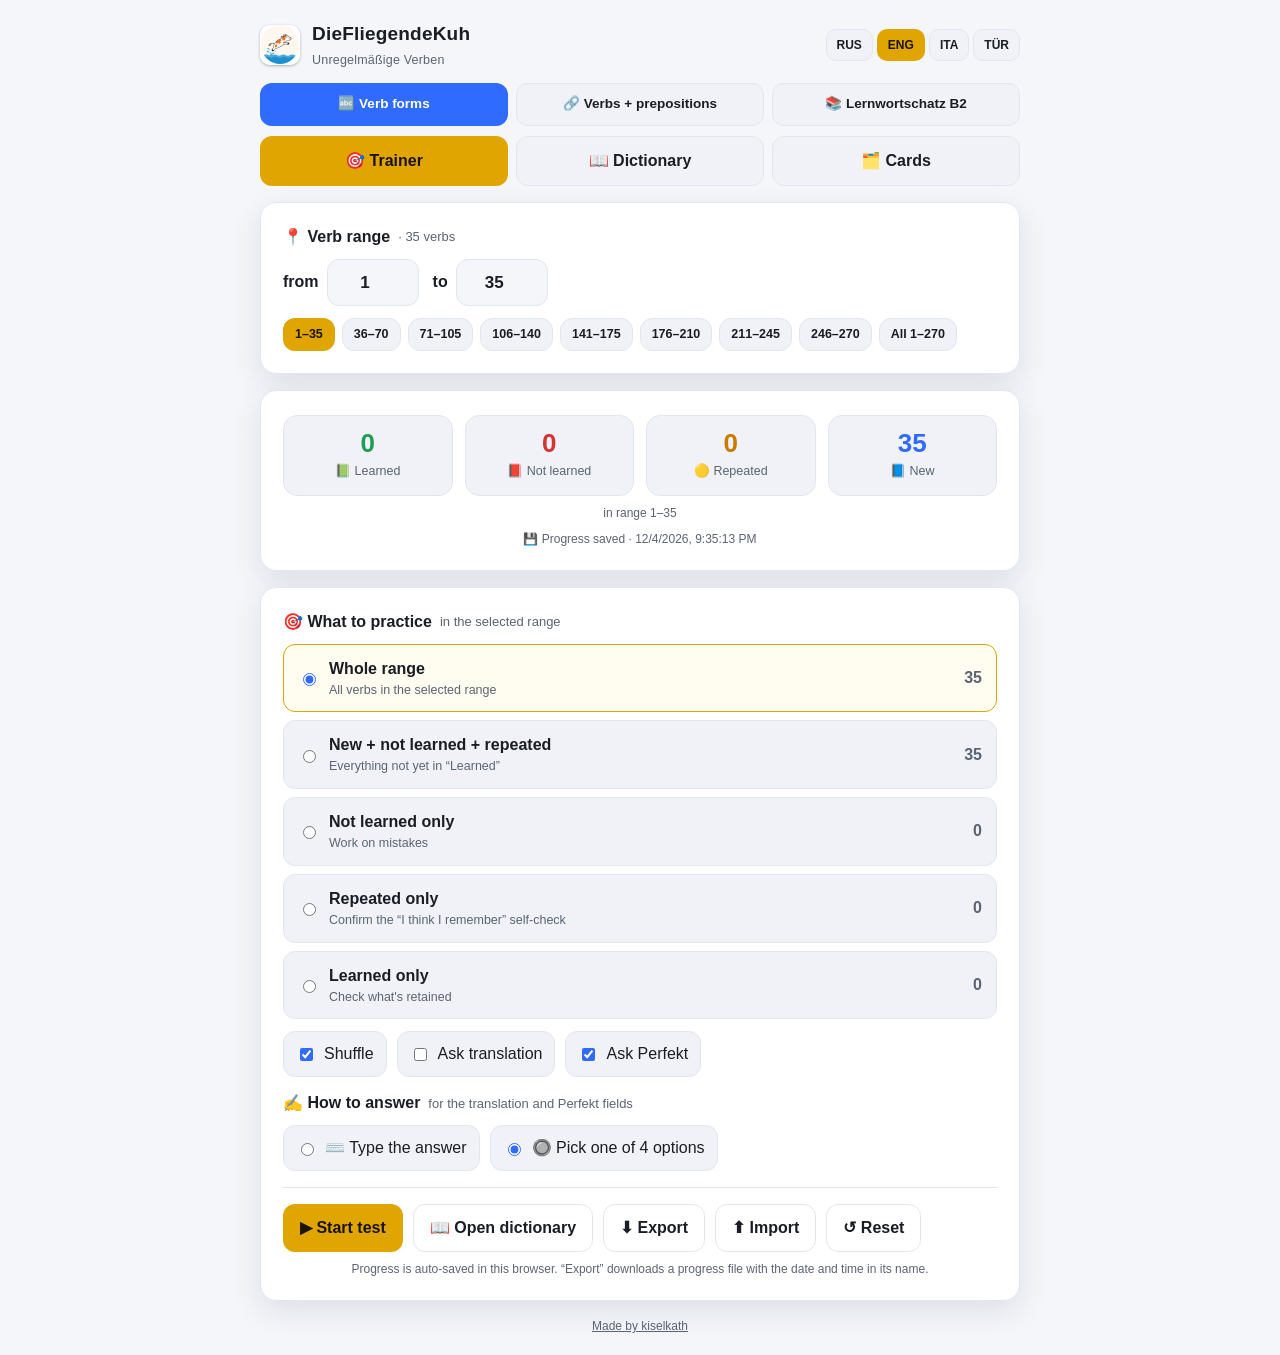
<file: index.html>
<!DOCTYPE html>
<html lang="ru">
<head>
<meta charset="UTF-8">
<meta name="viewport" content="width=device-width, initial-scale=1.0">
<title data-i18n="pageTitle">DieFliegendeKuh · Unregelmäßige Verben 1–270 · Тренажёр, словарь и карточки</title>
<link rel="icon" type="image/png" href="[data-uri]">
<link rel="stylesheet" href="css/theme.css">
<link rel="stylesheet" href="css/fonts.css">
<link rel="stylesheet" href="css/base.css">
<link rel="stylesheet" href="css/home.css">
<link rel="stylesheet" href="css/quiz.css">
<link rel="stylesheet" href="css/utils.css">
<link rel="stylesheet" href="css/dict.css">
<link rel="stylesheet" href="css/cards.css">
</head>
<body>
<div class="wrap">

  <header class="top">
    <img class="applogo" src="[data-uri]" alt="DieFliegendeKuh">
    <div style="flex:1 1 auto"><h1>DieFliegendeKuh
      <small data-i18n="subtitle">Unregelmäßige Verben</small></h1></div>
    <!-- кнопки строит renderLangToggle() из зарегистрированных js/labels_*.js -->
    <div class="langtoggle" id="langToggle"></div>
  </header>

  <div class="courses" id="courseToggle">
    <button data-course="verbs" class="sel" data-i18n="courseVerbs">🔤 Формы глаголов</button>
    <button data-course="prep" data-i18n="coursePrep">🔗 Глаголы с предлогами</button>
    <button data-course="wort" data-i18n="courseWort">📚 Lernwortschatz B2</button>
  </div>

  <div class="nav" id="nav">
    <button data-tab="home" class="sel" data-i18n="navHome">🎯 Тренажёр</button>
    <button data-tab="dict" data-i18n="navDict">📖 Словарь</button>
    <button data-tab="learn" data-i18n="navLearn">🗂️ Карточки</button>
  </div>

  <!-- HOME -->
  <div id="startScreen">
    <div class="card">
      <div class="cardtitle"><span data-i18n="rangeTitle">📍 Диапазон глаголов</span> <span class="sub" id="rangeCount"></span></div>
      <div class="rangebar">
        <label><span data-i18n="lblFrom">от</span> <input type="number" id="rFrom" min="1" max="270" value="1"></label>
        <label><span data-i18n="lblTo">до</span> <input type="number" id="rTo" min="1" max="270" value="35"></label>
      </div>
      <div class="presets" id="presets"></div>
      <div class="rwarn hide" id="rWarn"></div>
    </div>
    <div class="card">
      <div class="folders">
        <div class="folder learned"><div class="n" id="cLearned">0</div><div class="l" data-i18n="lblLearned">📗 Выучено</div></div>
        <div class="folder notlearned"><div class="n" id="cNot">0</div><div class="l" data-i18n="lblNotLearned">📕 Невыучено</div></div>
        <div class="folder repeated"><div class="n" id="cRepeated">0</div><div class="l" data-i18n="lblRepeated">🟡 Повторено</div></div>
        <div class="folder new"><div class="n" id="cNew">0</div><div class="l" data-i18n="lblNew">📘 Новые</div></div>
      </div>
      <div class="foot" id="foldersSub"></div>
      <div class="foot" id="savedInfo"></div>
    </div>
    <div class="card">
      <div class="cardtitle"><span data-i18n="whatTrainTitle">🎯 Что тренируем</span> <span class="sub" data-i18n="whatTrainSub">в выбранном диапазоне</span></div>
      <div class="modes" id="modeList"></div>
      <div class="row">
        <label class="opt"><input type="checkbox" id="chkShuffle" checked> <span data-i18n="chkShuffleLbl">Перемешать</span></label>
        <label class="opt"><input type="checkbox" id="chkTrans" checked> <span data-i18n="chkTransLbl">Спрашивать перевод</span></label>
        <label class="opt"><input type="checkbox" id="chkPerf" checked> <span data-i18n="chkPerfLbl">Спрашивать Perfekt</span></label>
      </div>
      <div class="cardtitle" style="margin-top:14px"><span data-i18n="ansModeTitle">✍️ Как отвечать</span> <span class="sub" data-i18n="ansModeSub">Perfekt — ввод или выбор</span></div>
      <div class="row">
        <label class="opt"><input type="radio" name="ansmode" value="input" checked> <span data-i18n="ansModeInput">⌨️ Вводить с клавиатуры</span></label>
        <label class="opt"><input type="radio" name="ansmode" value="choice"> <span data-i18n="ansModeChoice">🔘 Выбирать из 4 вариантов</span></label>
      </div>
      <div class="divider"></div>
      <div class="row">
        <button class="primary" id="startBtn" data-i18n="startBtn">▶ Начать тест</button>
        <button class="ghost" id="dictShortcut" data-i18n="dictShortcut">📖 Открыть словарь</button>
        <button class="ghost" id="exportBtn" data-i18n="exportBtn">⬇ Экспорт</button>
        <button class="ghost" id="importBtn" data-i18n="importBtn">⬆ Импорт</button>
        <button class="ghost" id="resetBtn" data-i18n="resetBtn">↺ Сброс</button>
        <input type="file" id="fileInput" accept="application/json,.json">
      </div>
      <div class="foot" data-i18n="autosaveFoot">Прогресс автосохраняется в этом браузере. «Экспорт» скачивает файл прогресса с датой и временем в названии.</div>
    </div>
  </div>

  <!-- DICTIONARY -->
  <div id="dictScreen" class="hide">
    <div class="card">
      <div class="cardtitle"><span data-i18n="dictTitle">📖 Словарь глаголов</span> <span class="sub" id="dictSub"></span></div>
      <input class="dsearch" id="dictSearch" data-i18n-placeholder="dictSearchPh" placeholder="Поиск: инфинитив, перевод или номер…">
      <div class="filterchips" id="dictFilters">
        <button data-f="all" class="sel" data-i18n="filterAll">Все 270</button>
        <button data-f="range" data-i18n="filterRange">В диапазоне</button>
        <button data-f="learned" data-i18n="lblLearned">📗 Выучено</button>
        <button data-f="notlearned" data-i18n="lblNotLearned">📕 Невыучено</button>
        <button data-f="repeated" data-i18n="lblRepeated">🟡 Повторено</button>
        <button data-f="new" data-i18n="lblNew">📘 Новые</button>
      </div>
      <div class="dtoggles">
        <label class="opt"><input type="checkbox" id="hideTrans"> <span data-i18n="hideTransLbl">Скрыть перевод</span></label>
        <label class="opt"><input type="checkbox" id="hidePerf"> <span data-i18n="hidePerfLbl">Скрыть Perfekt</span></label>
      </div>
      <div class="foot" style="text-align:left;margin:6px 0 0" data-i18n="selfCheckFoot">Режим самопроверки: включи «скрыть» и нажимай на ячейку, чтобы открыть ответ.</div>
      <div class="dcount" id="dictCount"></div>
      <div class="dscroll">
        <div class="dhead"><span data-i18n="dheadVerb">Глагол · Präs · Prät</span><span data-i18n="dheadPerfekt">Perfekt</span><span data-i18n="dheadTrans">Перевод</span><span data-i18n="dheadFolder">Папка</span></div>
        <div id="dictBody"></div>
      </div>
      <div class="foot" id="dictEmpty"></div>
    </div>
  </div>

  <!-- QUIZ -->
  <div id="quizScreen" class="hide">
    <div class="card">
      <div class="pbar"><i id="pfill"></i></div>
      <div class="qmeta"><span id="qpos"></span><span id="qscore"></span></div>
      <div class="verb" id="qverb"></div>
      <div class="qexample hide" id="qexample"></div>
      <div class="qgiven hide" id="qgiven"></div>
      <div class="field" id="fTrans">
        <label data-i18n="transFieldLbl">Перевод (на русский)</label>
        <input id="inTrans" autocomplete="off" autocapitalize="off" spellcheck="false" data-i18n-placeholder="transFieldPh" placeholder="напр. прерывать">
        <div class="choices hide" id="transChoices"></div>
        <div class="correct hide" id="corrTrans"></div>
        <div class="override hide" id="ovTrans">
          <span class="q" data-i18n="overrideQ">Засчитать перевод?</span>
          <button class="chip" data-val="1" data-i18n="chipCorrect">✓ Верно</button>
          <button class="chip" data-val="0" data-i18n="chipWrong">✗ Ошибка</button>
        </div>
      </div>
      <div class="field" id="fPerf">
        <label data-i18n="perfFieldLbl">Perfekt (со вспомог. глаголом)</label>
        <input id="inPerf" autocomplete="off" autocapitalize="off" spellcheck="false" data-i18n-placeholder="perfFieldPh" placeholder="напр. hat abgebrochen">
        <div class="kasuspick hide" id="kasusPick">
          <button type="button" class="chip" data-k="A" data-i18n="kasusA">Akkusativ (A)</button>
          <button type="button" class="chip" data-k="D" data-i18n="kasusD">Dativ (D)</button>
        </div>
        <div class="kasuspick hide" id="artPick">
          <button type="button" class="chip" data-a="der">der</button>
          <button type="button" class="chip" data-a="die">die</button>
          <button type="button" class="chip" data-a="das">das</button>
        </div>
        <div class="choices hide" id="choiceList"></div>
        <div class="correct hide" id="corrPerf"></div>
      </div>
      <div class="divider"></div>
      <div class="row">
        <button class="primary" id="checkBtn" data-i18n="checkBtn">Проверить</button>
        <button class="primary hide" id="nextBtn" data-i18n="nextBtn">Дальше →</button>
        <button class="ghost" id="quitBtn" data-i18n="quitBtn">Завершить</button>
      </div>
      <div class="foot"><kbd>Enter</kbd> — <span data-i18n="enterHint">проверить / дальше</span></div>
    </div>
  </div>

  <!-- RESULTS -->
  <div id="resultScreen" class="hide">
    <div class="card">
      <div class="scorebig" id="rScore"></div>
      <div class="scoresub" id="rSub"></div>
      <div class="folders" style="margin-top:14px">
        <div class="folder learned"><div class="n" id="rLearned">0</div><div class="l" data-i18n="lblLearned">📗 Выучено</div></div>
        <div class="folder notlearned"><div class="n" id="rNot">0</div><div class="l" data-i18n="lblNotLearned">📕 Невыучено</div></div>
        <div class="folder repeated"><div class="n" id="rRepeated">0</div><div class="l" data-i18n="lblRepeated">🟡 Повторено</div></div>
        <div class="folder new"><div class="n" id="rNew">0</div><div class="l" data-i18n="lblNew">📘 Новые</div></div>
      </div>
      <div class="foot" id="rFoldersSub"></div>
    </div>
    <div class="card" id="errCard">
      <div style="font-weight:800;margin-bottom:2px" data-i18n="errCardTitle">Разбор ошибок</div>
      <div class="muted" style="font-size:13px;margin-bottom:6px" id="errIntro"></div>
      <div id="errBody"></div>
    </div>
    <div class="card">
      <div class="row">
        <button class="primary" id="retryWrong" data-i18n="retryWrongBtn">↻ Повторить ошибки этого теста</button>
        <button class="ghost" id="againBtn" data-i18n="againBtn">🏠 На главную</button>
        <button class="ghost" id="exportBtn2" data-i18n="exportBtn">⬇ Экспорт</button>
      </div>
    </div>
  </div>

  <!-- LEARN: SETUP -->
  <div id="learnSetupScreen" class="hide">
    <div class="card">
      <div class="cardtitle"><span data-i18n="rangeTitle">📍 Диапазон глаголов</span> <span class="sub" id="rangeCountL"></span></div>
      <div class="rangebar">
        <label><span data-i18n="lblFrom">от</span> <input type="number" id="rFromL" min="1" max="270" value="1"></label>
        <label><span data-i18n="lblTo">до</span> <input type="number" id="rToL" min="1" max="270" value="35"></label>
      </div>
      <div class="presets" id="presetsL"></div>
      <div class="rwarn hide" id="rWarnL"></div>
    </div>
    <div class="card">
      <div class="cardtitle"><span data-i18n="learnFilterTitle">🗂️ Фильтр по статусу</span></div>
      <div class="row">
        <label class="opt"><input type="checkbox" id="chkFNew" checked> <span data-i18n="lblNew">📘 Новые</span></label>
        <label class="opt"><input type="checkbox" id="chkFNotLearned" checked> <span data-i18n="lblNotLearned">📕 Невыучено</span></label>
        <label class="opt"><input type="checkbox" id="chkFRepeated" checked> <span data-i18n="lblRepeated">🟡 Повторено</span></label>
        <label class="opt"><input type="checkbox" id="chkFLearned" checked> <span data-i18n="lblLearned">📗 Выучено</span></label>
      </div>
      <div class="divider"></div>
      <div class="row">
        <button class="primary" id="learnStartBtn" data-i18n="learnStartBtn">▶ Начать</button>
      </div>
      <div class="foot" data-i18n="learnSetupFoot">Диапазон и фильтр запоминаются, пока открыта эта страница.</div>
    </div>
  </div>

  <!-- LEARN: DECK -->
  <div id="learnDeckScreen" class="hide">
    <div class="row" style="margin-bottom:10px">
      <button class="ghost" id="learnFinishBtn" data-i18n="learnFinishBtn">🏁 Завершить / выбрать другой набор</button>
    </div>
    <div class="learncard-wrap" id="learnCardWrap">
      <img class="learncard-img" id="learnCardImg" alt="" draggable="false">
      <div class="learncard-fallback hide" id="learnCardFallback">🐄</div>
      <div class="learncard-overlay" id="learnCardOverlay"></div>
      <div class="tintL" id="learnTintL"></div>
      <div class="tintR" id="learnTintR"></div>
      <div class="learncard-badge" id="learnCardBadge"></div>
      <div class="learncard-content" id="learnCardContent">
        <div class="learncard-inf" id="learnCardInf"></div>
        <div class="learncard-forms" id="learnCardForms"></div>
        <div class="learncard-trans hide" id="learnCardTrans"></div>
      </div>
      <div class="learncard-example" id="learnCardExample"></div>
    </div>
    <div class="foot" data-i18n="learnTapHint">Тап по карточке — рассмотреть · свайп — следующая карточка</div>
  </div>

  <div class="foot"><a href="https://github.com/kiselkath/DieFliegendeKuhApp" target="_blank" rel="noopener" style="color:inherit" data-i18n="footerCredit">Собрано kiselkath</a></div>
</div>

<script src="js/i18n.js"></script>
<script src="js/labels_ru.js"></script>
<script src="js/labels_en.js"></script>
<script src="js/labels_it.js"></script>
<script src="js/labels_tr.js"></script>
<script src="js/translations.js"></script>
<script src="data/verbs.js"></script>
<script src="data/prepverbs.js"></script>
<script src="data/wortschatz.js"></script>
<script src="data/translations_verbs_ru.js"></script>
<script src="data/translations_verbs_en.js"></script>
<script src="data/translations_verbs_it.js"></script>
<script src="data/translations_verbs_tr.js"></script>
<script src="data/translations_prep_ru.js"></script>
<script src="data/translations_prep_en.js"></script>
<script src="data/translations_prep_it.js"></script>
<script src="data/translations_prep_tr.js"></script>
<script src="data/translations_wort_ru.js"></script>
<script src="data/translations_wort_en.js"></script>
<script src="data/translations_wort_it.js"></script>
<script src="data/translations_wort_tr.js"></script>
<script src="js/course.js"></script>
<script src="js/state.js"></script>
<script src="js/check.js"></script>
<script src="js/choices.js"></script>
<script src="js/nav.js"></script>
<script src="js/quiz.js"></script>
<script src="js/dict.js"></script>
<script src="js/cards.js"></script>
<script src="js/io.js"></script>
<script src="js/main.js"></script>
</body>
</html>
</file>
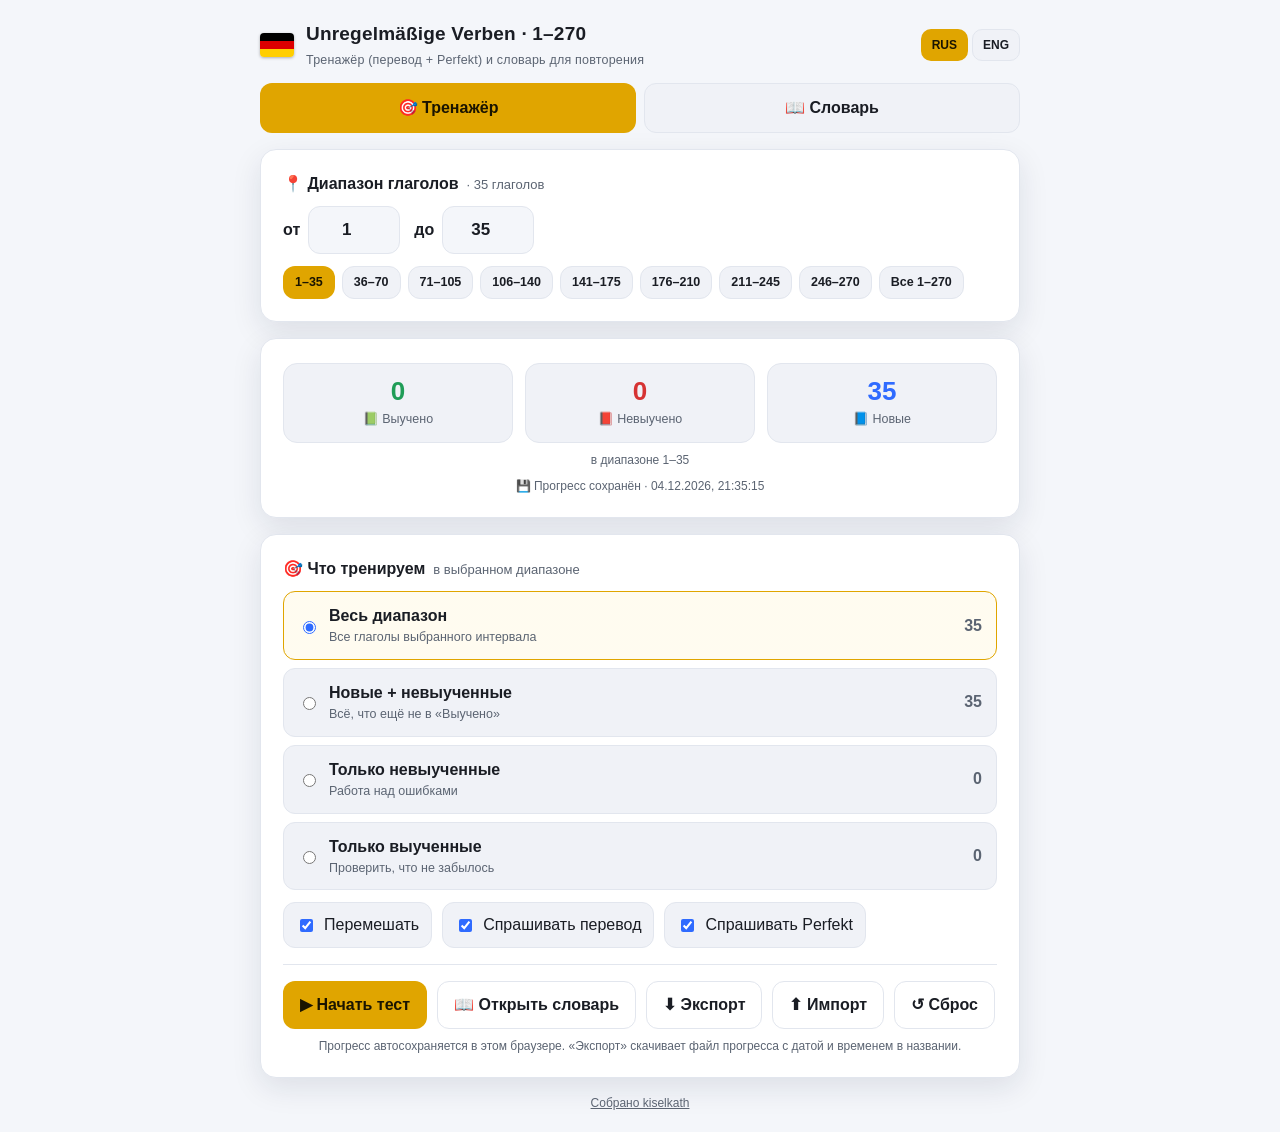
<file: UnregelmaessigeVerbenLernenApp.html>
<!DOCTYPE html>
<html lang="ru">
<head>
<meta charset="UTF-8">
<meta name="viewport" content="width=device-width, initial-scale=1.0">
<title data-i18n="pageTitle">Unregelmäßige Verben 1–270 · Тренажёр и словарь</title>
<style>
  :root{
    --bg:#0f1115; --panel:#171a21; --panel2:#1e222b; --line:#2a2f3a;
    --txt:#e8eaed; --muted:#9aa2b1; --accent:#ffc400; --accent2:#4f8cff;
    --ok:#2fbf71; --okbg:#12331f; --err:#ff5a5a; --errbg:#3a1414;
    --radius:16px; --shadow:0 10px 30px rgba(0,0,0,.35);
  }
  @media (prefers-color-scheme: light){
    :root{--bg:#f4f6fa; --panel:#ffffff; --panel2:#f0f2f7; --line:#e2e6ee;
      --txt:#1a1d24; --muted:#5b6472; --accent:#e0a500; --accent2:#2f6bff;
      --ok:#1f9d57; --okbg:#e4f6ec; --err:#d63333; --errbg:#fceaea; --shadow:0 10px 30px rgba(20,30,60,.10);}
  }
  *{box-sizing:border-box}
  html,body{margin:0;padding:0}
  body{background:var(--bg); color:var(--txt); font-family:-apple-system,BlinkMacSystemFont,"Segoe UI",Roboto,Helvetica,Arial,sans-serif; line-height:1.5; padding:20px; -webkit-font-smoothing:antialiased;}
  .wrap{max-width:760px; margin:0 auto;}
  header.top{display:flex; align-items:center; gap:12px; margin-bottom:14px;}
  .flag{width:34px;height:24px;border-radius:4px;overflow:hidden;flex:0 0 auto;display:flex;flex-direction:column;box-shadow:0 1px 3px rgba(0,0,0,.3)}
  .flag i{flex:1}.flag .b{background:#000}.flag .r{background:#dd0000}.flag .y{background:#ffce00}
  h1{font-size:19px; margin:0; font-weight:700; letter-spacing:.2px}
  h1 small{display:block; font-weight:500; color:var(--muted); font-size:12.5px; margin-top:2px}
  .langtoggle{display:flex; gap:4px; flex:0 0 auto}
  .langtoggle button{padding:6px 10px; font-size:12px; font-weight:700; border-radius:10px}
  .langtoggle button.sel{background:var(--accent); color:#1a1400; border-color:transparent}
  .nav{display:flex; gap:8px; margin-bottom:16px}
  .nav button{flex:1; font:inherit; font-weight:700; cursor:pointer; padding:12px; border-radius:12px; border:1px solid var(--line); background:var(--panel2); color:var(--txt); transition:.15s}
  .nav button.sel{background:var(--accent); color:#1a1400; border-color:transparent}
  .card{background:var(--panel); border:1px solid var(--line); border-radius:var(--radius); box-shadow:var(--shadow); padding:22px; margin-bottom:16px;}
  .muted{color:var(--muted)}
  .row{display:flex; gap:10px; flex-wrap:wrap}
  button{font:inherit; cursor:pointer; border:1px solid var(--line); background:var(--panel2); color:var(--txt); padding:11px 16px; border-radius:12px; transition:.15s; font-weight:600;}
  button:hover{border-color:var(--accent2); transform:translateY(-1px)}
  button.primary{background:var(--accent); color:#1a1400; border-color:transparent}
  button.primary:hover{filter:brightness(1.05)}
  button.ghost{background:transparent}
  button:disabled{opacity:.45; cursor:not-allowed; transform:none; border-color:var(--line)}
  .cardtitle{font-weight:800; margin-bottom:10px; display:flex; align-items:center; gap:8px}
  .cardtitle .sub{font-weight:500; color:var(--muted); font-size:13px}
  .rangebar{display:flex; gap:14px; align-items:center; flex-wrap:wrap; margin-bottom:12px}
  .rangebar label{display:flex; align-items:center; gap:8px; font-weight:600}
  .rangebar input[type=number]{width:92px; font:inherit; font-size:17px; font-weight:700; text-align:center; padding:10px; border-radius:12px; border:1px solid var(--line); background:var(--bg); color:var(--txt)}
  .rangebar input:focus{outline:none; border-color:var(--accent2)}
  .presets{display:flex; gap:7px; flex-wrap:wrap}
  .presets button{padding:6px 11px; font-size:12.5px; font-weight:600}
  .presets button.sel{background:var(--accent); color:#1a1400; border-color:transparent}
  .rwarn{margin-top:10px; color:var(--err); font-weight:600; font-size:13.5px}
  .folders{display:grid; grid-template-columns:repeat(3,1fr); gap:12px; margin:2px 0 4px}
  .folder{background:var(--panel2); border:1px solid var(--line); border-radius:14px; padding:14px; text-align:center}
  .folder .n{font-size:26px; font-weight:800; line-height:1}
  .folder .l{font-size:12.5px; color:var(--muted); margin-top:6px}
  .folder.learned .n{color:var(--ok)} .folder.notlearned .n{color:var(--err)} .folder.new .n{color:var(--accent2)}
  label.opt{display:flex; align-items:center; gap:8px; padding:10px 12px; border:1px solid var(--line); border-radius:12px; cursor:pointer; background:var(--panel2)}
  label.opt input{accent-color:var(--accent2)}
  .modes{display:flex; flex-direction:column; gap:8px; margin:6px 0 12px}
  .mode-row{display:flex; align-items:center; gap:10px; padding:12px 14px; border:1px solid var(--line); border-radius:12px; cursor:pointer; background:var(--panel2)}
  .mode-row:hover{border-color:var(--accent2)}
  .mode-row.sel{border-color:var(--accent); background:linear-gradient(0deg,rgba(255,196,0,.06),rgba(255,196,0,.06))}
  .mode-row .t{font-weight:700} .mode-row .d{font-size:12.5px; color:var(--muted)}
  .mode-row .cnt{margin-left:auto; font-weight:800; color:var(--muted)}
  .pbar{height:8px; background:var(--panel2); border-radius:8px; overflow:hidden; margin-bottom:8px}
  .pbar i{display:block; height:100%; background:var(--accent); width:0; transition:.3s}
  .qmeta{display:flex; justify-content:space-between; font-size:13px; color:var(--muted); margin-bottom:14px}
  .verb{font-size:30px; font-weight:800; letter-spacing:.3px}
  .verb .hint{font-size:15px; color:var(--muted); font-weight:600; margin-left:8px}
  .field{margin-top:16px}
  .field label{display:block; font-size:12.5px; color:var(--muted); margin-bottom:6px; font-weight:600; text-transform:uppercase; letter-spacing:.5px}
  .field input{width:100%; font:inherit; padding:12px 14px; border-radius:12px; border:1px solid var(--line); background:var(--bg); color:var(--txt); font-size:16px}
  .field input:focus{outline:none; border-color:var(--accent2)}
  .field input.good{border-color:var(--ok); background:var(--okbg)}
  .field input.bad{border-color:var(--err); background:var(--errbg)}
  .correct{margin-top:6px; font-size:13.5px}
  .correct .ok{color:var(--ok); font-weight:700} .correct .bad{color:var(--err); font-weight:700}
  .sol{font-weight:700}
  .override{display:flex; gap:8px; margin-top:8px; align-items:center; flex-wrap:wrap}
  .override .q{font-size:13px; color:var(--muted)}
  .chip{padding:5px 11px; border-radius:20px; font-size:12.5px; border:1px solid var(--line); background:var(--panel2); cursor:pointer}
  .chip.on-ok{background:var(--okbg); border-color:var(--ok); color:var(--ok)}
  .chip.on-bad{background:var(--errbg); border-color:var(--err); color:var(--err)}
  table{width:100%; border-collapse:collapse; font-size:14px; margin-top:6px}
  th,td{text-align:left; padding:9px 8px; border-bottom:1px solid var(--line); vertical-align:top}
  th{color:var(--muted); font-size:12px; text-transform:uppercase; letter-spacing:.4px}
  td.you{color:var(--err)}
  .badge{display:inline-block; font-size:11px; padding:2px 7px; border-radius:6px; font-weight:700}
  .badge.s{background:rgba(47,191,113,.15); color:var(--ok)}
  .scorebig{font-size:44px; font-weight:900; text-align:center; margin:4px 0}
  .scoresub{text-align:center; color:var(--muted); margin-bottom:6px}
  .hide{display:none !important}
  .foot{font-size:12px; color:var(--muted); text-align:center; margin-top:8px}
  .divider{height:1px; background:var(--line); margin:16px 0}
  input[type=file]{display:none}
  kbd{background:var(--panel2); border:1px solid var(--line); border-bottom-width:2px; border-radius:5px; padding:1px 6px; font-size:12px}
  /* dictionary */
  .dsearch{width:100%; font:inherit; padding:11px 13px; border-radius:12px; border:1px solid var(--line); background:var(--bg); color:var(--txt); margin-bottom:10px}
  .filterchips{display:flex; gap:7px; flex-wrap:wrap; margin-bottom:10px}
  .filterchips button{padding:6px 11px; font-size:12.5px; font-weight:600}
  .filterchips button.sel{background:var(--accent); color:#1a1400; border-color:transparent}
  .dtoggles{display:flex; gap:10px; flex-wrap:wrap; margin-bottom:4px}
  .dcount{font-size:12.5px; color:var(--muted); margin:4px 0 2px}
  .dtable{border:1px solid var(--line); border-radius:12px; overflow:hidden}
  .drow{display:grid; grid-template-columns:1.15fr 1fr 1fr auto; gap:10px; padding:11px 12px; border-bottom:1px solid var(--line); align-items:start}
  .drow:last-child{border-bottom:none}
  .drow:nth-child(even){background:var(--panel2)}
  .dinf{font-weight:800}
  .dinf .num{color:var(--muted); font-weight:700; margin-right:4px; font-size:13px}
  .dinf .hint{color:var(--muted); font-weight:600; font-size:12.5px}
  .dforms{font-size:11.5px; color:var(--muted); margin-top:2px}
  .dperf{font-weight:700}
  .dperf.ist{color:var(--accent2)} .dperf.hat{color:var(--txt)}
  .dtrans{}
  .dhead{display:grid; grid-template-columns:1.15fr 1fr 1fr auto; gap:10px; padding:9px 12px; background:var(--panel2); border-bottom:1px solid var(--line); font-size:11px; text-transform:uppercase; letter-spacing:.4px; color:var(--muted); font-weight:700; position:sticky; top:0}
  .dscroll{max-height:66vh; overflow:auto; border:1px solid var(--line); border-radius:12px}
  .dactions{display:flex; gap:4px}
  .dactions button{padding:3px 7px; font-size:12px; border-radius:8px}
  .dactions button.act{border-color:var(--accent2)}
  .masked{filter:blur(6px); cursor:pointer; user-select:none; transition:filter .1s}
  .masked:hover{filter:blur(3px)}
  .masked.revealed{filter:none; user-select:auto; cursor:default}
  .sdot{display:inline-block;width:9px;height:9px;border-radius:50%;margin-right:2px;vertical-align:middle}
  .sdot.learned{background:var(--ok)} .sdot.notlearned{background:var(--err)} .sdot.new{background:var(--accent2)}
  @media (max-width:560px){ .drow,.dhead{grid-template-columns:1fr 1fr; }
    .dhead span:nth-child(3),.dhead span:nth-child(4){display:none}
    .drow .dtrans{grid-column:1/2} .drow .dactions{grid-column:2/3; justify-self:end} }
</style>
</head>
<body>
<div class="wrap">

  <header class="top">
    <div class="flag"><i class="b"></i><i class="r"></i><i class="y"></i></div>
    <div style="flex:1 1 auto"><h1>Unregelmäßige Verben · 1–270
      <small data-i18n="subtitle">Тренажёр (перевод + Perfekt) и словарь для повторения</small></h1></div>
    <div class="langtoggle" id="langToggle">
      <button type="button" data-lang="ru">RUS</button>
      <button type="button" data-lang="en">ENG</button>
    </div>
  </header>

  <div class="nav" id="nav">
    <button data-tab="home" class="sel" data-i18n="navHome">🎯 Тренажёр</button>
    <button data-tab="dict" data-i18n="navDict">📖 Словарь</button>
  </div>

  <!-- HOME -->
  <div id="startScreen">
    <div class="card">
      <div class="cardtitle"><span data-i18n="rangeTitle">📍 Диапазон глаголов</span> <span class="sub" id="rangeCount"></span></div>
      <div class="rangebar">
        <label><span data-i18n="lblFrom">от</span> <input type="number" id="rFrom" min="1" max="270" value="1"></label>
        <label><span data-i18n="lblTo">до</span> <input type="number" id="rTo" min="1" max="270" value="35"></label>
      </div>
      <div class="presets" id="presets"></div>
      <div class="rwarn hide" id="rWarn"></div>
    </div>
    <div class="card">
      <div class="folders">
        <div class="folder learned"><div class="n" id="cLearned">0</div><div class="l" data-i18n="lblLearned">📗 Выучено</div></div>
        <div class="folder notlearned"><div class="n" id="cNot">0</div><div class="l" data-i18n="lblNotLearned">📕 Невыучено</div></div>
        <div class="folder new"><div class="n" id="cNew">0</div><div class="l" data-i18n="lblNew">📘 Новые</div></div>
      </div>
      <div class="foot" id="foldersSub"></div>
      <div class="foot" id="savedInfo"></div>
    </div>
    <div class="card">
      <div class="cardtitle"><span data-i18n="whatTrainTitle">🎯 Что тренируем</span> <span class="sub" data-i18n="whatTrainSub">в выбранном диапазоне</span></div>
      <div class="modes" id="modeList"></div>
      <div class="row">
        <label class="opt"><input type="checkbox" id="chkShuffle" checked> <span data-i18n="chkShuffleLbl">Перемешать</span></label>
        <label class="opt"><input type="checkbox" id="chkTrans" checked> <span data-i18n="chkTransLbl">Спрашивать перевод</span></label>
        <label class="opt"><input type="checkbox" id="chkPerf" checked> <span data-i18n="chkPerfLbl">Спрашивать Perfekt</span></label>
      </div>
      <div class="divider"></div>
      <div class="row">
        <button class="primary" id="startBtn" data-i18n="startBtn">▶ Начать тест</button>
        <button class="ghost" id="dictShortcut" data-i18n="dictShortcut">📖 Открыть словарь</button>
        <button class="ghost" id="exportBtn" data-i18n="exportBtn">⬇ Экспорт</button>
        <button class="ghost" id="importBtn" data-i18n="importBtn">⬆ Импорт</button>
        <button class="ghost" id="resetBtn" data-i18n="resetBtn">↺ Сброс</button>
        <input type="file" id="fileInput" accept="application/json,.json">
      </div>
      <div class="foot" data-i18n="autosaveFoot">Прогресс автосохраняется в этом браузере. «Экспорт» скачивает файл прогресса с датой и временем в названии.</div>
    </div>
  </div>

  <!-- DICTIONARY -->
  <div id="dictScreen" class="hide">
    <div class="card">
      <div class="cardtitle"><span data-i18n="dictTitle">📖 Словарь глаголов</span> <span class="sub" id="dictSub"></span></div>
      <input class="dsearch" id="dictSearch" data-i18n-placeholder="dictSearchPh" placeholder="Поиск: инфинитив, перевод или номер…">
      <div class="filterchips" id="dictFilters">
        <button data-f="all" class="sel" data-i18n="filterAll">Все 270</button>
        <button data-f="range" data-i18n="filterRange">В диапазоне</button>
        <button data-f="learned" data-i18n="lblLearned">📗 Выучено</button>
        <button data-f="notlearned" data-i18n="lblNotLearned">📕 Невыучено</button>
        <button data-f="new" data-i18n="lblNew">📘 Новые</button>
      </div>
      <div class="dtoggles">
        <label class="opt"><input type="checkbox" id="hideTrans"> <span data-i18n="hideTransLbl">Скрыть перевод</span></label>
        <label class="opt"><input type="checkbox" id="hidePerf"> <span data-i18n="hidePerfLbl">Скрыть Perfekt</span></label>
      </div>
      <div class="foot" style="text-align:left;margin:6px 0 0" data-i18n="selfCheckFoot">Режим самопроверки: включи «скрыть» и нажимай на ячейку, чтобы открыть ответ.</div>
      <div class="dcount" id="dictCount"></div>
      <div class="dscroll">
        <div class="dhead"><span data-i18n="dheadVerb">Глагол · Präs · Prät</span><span data-i18n="dheadPerfekt">Perfekt</span><span data-i18n="dheadTrans">Перевод</span><span data-i18n="dheadFolder">Папка</span></div>
        <div id="dictBody"></div>
      </div>
      <div class="foot" id="dictEmpty"></div>
    </div>
  </div>

  <!-- QUIZ -->
  <div id="quizScreen" class="hide">
    <div class="card">
      <div class="pbar"><i id="pfill"></i></div>
      <div class="qmeta"><span id="qpos"></span><span id="qscore"></span></div>
      <div class="verb" id="qverb"></div>
      <div class="field" id="fTrans">
        <label data-i18n="transFieldLbl">Перевод (на русский)</label>
        <input id="inTrans" autocomplete="off" autocapitalize="off" spellcheck="false" data-i18n-placeholder="transFieldPh" placeholder="напр. прерывать">
        <div class="correct hide" id="corrTrans"></div>
        <div class="override hide" id="ovTrans">
          <span class="q" data-i18n="overrideQ">Засчитать перевод?</span>
          <button class="chip" data-val="1" data-i18n="chipCorrect">✓ Верно</button>
          <button class="chip" data-val="0" data-i18n="chipWrong">✗ Ошибка</button>
        </div>
      </div>
      <div class="field" id="fPerf">
        <label data-i18n="perfFieldLbl">Perfekt (со вспомог. глаголом)</label>
        <input id="inPerf" autocomplete="off" autocapitalize="off" spellcheck="false" data-i18n-placeholder="perfFieldPh" placeholder="напр. hat abgebrochen">
        <div class="correct hide" id="corrPerf"></div>
      </div>
      <div class="divider"></div>
      <div class="row">
        <button class="primary" id="checkBtn" data-i18n="checkBtn">Проверить</button>
        <button class="primary hide" id="nextBtn" data-i18n="nextBtn">Дальше →</button>
        <button class="ghost" id="quitBtn" data-i18n="quitBtn">Завершить</button>
      </div>
      <div class="foot"><kbd>Enter</kbd> — <span data-i18n="enterHint">проверить / дальше</span></div>
    </div>
  </div>

  <!-- RESULTS -->
  <div id="resultScreen" class="hide">
    <div class="card">
      <div class="scorebig" id="rScore"></div>
      <div class="scoresub" id="rSub"></div>
      <div class="folders" style="margin-top:14px">
        <div class="folder learned"><div class="n" id="rLearned">0</div><div class="l" data-i18n="lblLearned">📗 Выучено</div></div>
        <div class="folder notlearned"><div class="n" id="rNot">0</div><div class="l" data-i18n="lblNotLearned">📕 Невыучено</div></div>
        <div class="folder new"><div class="n" id="rNew">0</div><div class="l" data-i18n="lblNew">📘 Новые</div></div>
      </div>
      <div class="foot" id="rFoldersSub"></div>
    </div>
    <div class="card" id="errCard">
      <div style="font-weight:800;margin-bottom:2px" data-i18n="errCardTitle">Разбор ошибок</div>
      <div class="muted" style="font-size:13px;margin-bottom:6px" id="errIntro"></div>
      <div id="errBody"></div>
    </div>
    <div class="card">
      <div class="row">
        <button class="primary" id="retryWrong" data-i18n="retryWrongBtn">↻ Повторить ошибки этого теста</button>
        <button class="ghost" id="againBtn" data-i18n="againBtn">🏠 На главную</button>
        <button class="ghost" id="exportBtn2" data-i18n="exportBtn">⬇ Экспорт</button>
      </div>
    </div>
  </div>

  <div class="foot"><a href="https://github.com/kiselkath/UnregelmaessigeVerbenLerningApp" target="_blank" rel="noopener" style="color:inherit" data-i18n="footerCredit">Собрано kiselkath</a></div>
</div>

<script>
"use strict";

const VERBS = [{"id": 1,"inf": "abbrechen","hint": "","aux": "hat","pras": "er bricht ab","prat": "brach ab","perf": ["hat abgebrochen"],"trans": "прерывать, обрывать","tKeys": ["прерывать","обрывать","прерыва","обрыва"],"transEn": "to break off, interrupt","tKeysEn": ["break off","interrupt","abort"]},{"id": 2,"inf": "abfahren","hint": "","aux": "ist","pras": "er fährt ab","prat": "fuhr ab","perf": ["ist abgefahren"],"trans": "отправляться, уезжать","tKeys": ["отправляться","отправлять","уезжать","уезжа"],"transEn": "to depart, leave","tKeysEn": ["depart","leave"]},{"id": 3,"inf": "abgeben","hint": "","aux": "hat","pras": "er gibt ab","prat": "gab ab","perf": ["hat abgegeben"],"trans": "сдавать, отдавать","tKeys": ["отдавать","сдавать","отдава","сдава"],"transEn": "to hand in, hand over","tKeysEn": ["hand in","hand over","submit"]},{"id": 4,"inf": "abhängen","hint": "","aux": "hat","pras": "es hängt ab","prat": "hing ab","perf": ["hat abgehangen"],"trans": "зависеть","tKeys": ["зависеть","зависе"],"transEn": "to depend (on)","tKeysEn": ["depend"]},{"id": 5,"inf": "abheben","hint": "","aux": "hat","pras": "er hebt ab","prat": "hob ab","perf": ["hat abgehoben"],"trans": "снимать (деньги); выделяться","tKeys": ["выделяться","выделять","снимать","снима"],"transEn": "to withdraw (money); to stand out","tKeysEn": ["withdraw","stand out"]},{"id": 6,"inf": "abnehmen","hint": "","aux": "hat","pras": "er nimmt ab","prat": "nahm ab","perf": ["hat abgenommen"],"trans": "худеть; снимать","tKeys": ["снимать","худеть","снима","худе"],"transEn": "to lose weight; to take off, remove","tKeysEn": ["lose weight","take off","remove"]},{"id": 7,"inf": "abschließen","hint": "","aux": "hat","pras": "er schließt ab","prat": "schloss ab","perf": ["hat abgeschlossen"],"trans": "закрывать; заключать (договор)","tKeys": ["заключать","закрывать","заключа","закрыва"],"transEn": "to lock, close; to conclude (a contract)","tKeysEn": ["lock","close","conclude"]},{"id": 8,"inf": "anbieten","hint": "","aux": "hat","pras": "er bietet an","prat": "bot an","perf": ["hat angeboten"],"trans": "предлагать","tKeys": ["предлагать","предлага"],"transEn": "to offer","tKeysEn": ["offer"]},{"id": 9,"inf": "anerkennen","hint": "","aux": "hat","pras": "er erkennt an","prat": "erkannte an","perf": ["hat anerkannt"],"trans": "признавать","tKeys": ["признавать","признава"],"transEn": "to acknowledge, recognize","tKeysEn": ["acknowledge","recognize"]},{"id": 10,"inf": "anfangen","hint": "","aux": "hat","pras": "er fängt an","prat": "fing an","perf": ["hat angefangen"],"trans": "начинать","tKeys": ["начинать","начина"],"transEn": "to begin, start","tKeysEn": ["begin","start"]},{"id": 11,"inf": "angeben","hint": "","aux": "hat","pras": "er gibt an","prat": "gab an","perf": ["hat angegeben"],"trans": "указывать; хвастаться","tKeys": ["хвастаться","указывать","хвастать","указыва"],"transEn": "to indicate, state; to brag, show off","tKeysEn": ["indicate","state","brag","show off"]},{"id": 12,"inf": "ankommen","hint": "","aux": "ist","pras": "er kommt an","prat": "kam an","perf": ["ist angekommen"],"trans": "прибывать","tKeys": ["прибывать","прибыва"],"transEn": "to arrive","tKeysEn": ["arrive"]},{"id": 13,"inf": "annehmen","hint": "","aux": "hat","pras": "er nimmt an","prat": "nahm an","perf": ["hat angenommen"],"trans": "принимать; предполагать","tKeys": ["предполагать","предполага","принимать","принима"],"transEn": "to accept; to assume, suppose","tKeysEn": ["accept","assume","suppose"]},{"id": 14,"inf": "anrufen","hint": "","aux": "hat","pras": "er ruft an","prat": "rief an","perf": ["hat angerufen"],"trans": "звонить","tKeys": ["звонить","звони"],"transEn": "to call (phone)","tKeysEn": ["call","phone"]},{"id": 15,"inf": "ansehen","hint": "","aux": "hat","pras": "er sieht an","prat": "sah an","perf": ["hat angesehen"],"trans": "смотреть на, рассматривать","tKeys": ["рассматривать","рассматрива","смотреть","смотре"],"transEn": "to look at, watch; to view, consider","tKeysEn": ["look at","watch","view","consider"]},{"id": 16,"inf": "ansprechen","hint": "","aux": "hat","pras": "er spricht an","prat": "sprach an","perf": ["hat angesprochen"],"trans": "обращаться к, заговаривать","tKeys": ["заговаривать","заговарива","обращаться","обращать"],"transEn": "to address, speak to","tKeysEn": ["address","speak to","approach"]},{"id": 17,"inf": "anwenden","hint": "","aux": "hat","pras": "er wendet an","prat": "wendete/wandte an","perf": ["hat angewendet","hat angewandt"],"trans": "применять","tKeys": ["применять","применя"],"transEn": "to apply, use","tKeysEn": ["apply","use"]},{"id": 18,"inf": "auffallen","hint": "","aux": "ist","pras": "er fällt auf","prat": "fiel auf","perf": ["ist aufgefallen"],"trans": "бросаться в глаза","tKeys": ["бросаться","бросать","глаза","глаз"],"transEn": "to stand out, catch the eye","tKeysEn": ["stand out","catch the eye","noticeable"]},{"id": 19,"inf": "aufgeben","hint": "","aux": "hat","pras": "er gibt auf","prat": "gab auf","perf": ["hat aufgegeben"],"trans": "сдаваться; отказываться","tKeys": ["отказываться","отказывать","сдаваться","сдавать"],"transEn": "to give up; to abandon","tKeysEn": ["give up","abandon","surrender"]},{"id": 20,"inf": "aufheben","hint": "","aux": "hat","pras": "er hebt auf","prat": "hob auf","perf": ["hat aufgehoben"],"trans": "поднимать; отменять","tKeys": ["поднимать","отменять","поднима","отменя"],"transEn": "to pick up, lift; to abolish, cancel","tKeysEn": ["pick up","lift","abolish","cancel"]},{"id": 21,"inf": "aufladen","hint": "","aux": "hat","pras": "er lädt auf","prat": "lud auf","perf": ["hat aufgeladen"],"trans": "загружать; заряжать","tKeys": ["загружать","заряжать","загружа","заряжа"],"transEn": "to load; to charge (battery)","tKeysEn": ["load","charge"]},{"id": 22,"inf": "aufnehmen","hint": "","aux": "hat","pras": "er nimmt auf","prat": "nahm auf","perf": ["hat aufgenommen"],"trans": "принимать; записывать","tKeys": ["записывать","принимать","записыва","принима"],"transEn": "to take in, admit; to record","tKeysEn": ["take in","admit","record"]},{"id": 23,"inf": "aufstehen","hint": "","aux": "ist","pras": "er steht auf","prat": "stand auf","perf": ["ist aufgestanden"],"trans": "вставать","tKeys": ["вставать","встава"],"transEn": "to get up, stand up","tKeysEn": ["get up","stand up"]},{"id": 24,"inf": "auftreten","hint": "","aux": "ist","pras": "er tritt auf","prat": "trat auf","perf": ["ist aufgetreten"],"trans": "выступать; появляться","tKeys": ["появляться","выступать","появлять","выступа"],"transEn": "to perform, appear (on stage); to occur","tKeysEn": ["perform","appear","occur"]},{"id": 25,"inf": "ausfallen","hint": "","aux": "ist","pras": "er fällt aus","prat": "fiel aus","perf": ["ist ausgefallen"],"trans": "отменяться; выпадать","tKeys": ["отменяться","выпадать","отменять","выпада"],"transEn": "to be cancelled; to fall out","tKeysEn": ["cancelled","fall out"]},{"id": 26,"inf": "ausgehen","hint": "","aux": "ist","pras": "er geht aus","prat": "ging aus","perf": ["ist ausgegangen"],"trans": "выходить (из дома); заканчиваться","tKeys": ["заканчиваться","заканчивать","выходить","выходи"],"transEn": "to go out; to run out, end","tKeysEn": ["go out","run out","end"]},{"id": 27,"inf": "ausleihen","hint": "","aux": "hat","pras": "er leiht aus","prat": "lieh aus","perf": ["hat ausgeliehen"],"trans": "одалживать (брать/давать)","tKeys": ["одалживать","одалжива"],"transEn": "to borrow, lend","tKeysEn": ["borrow","lend"]},{"id": 28,"inf": "ausschlafen","hint": "","aux": "hat","pras": "er schläft aus","prat": "schlief aus","perf": ["hat ausgeschlafen"],"trans": "высыпаться","tKeys": ["высыпаться","высыпать"],"transEn": "to sleep in, get enough sleep","tKeysEn": ["sleep in","enough sleep"]},{"id": 29,"inf": "aussehen","hint": "","aux": "hat","pras": "er sieht aus","prat": "sah aus","perf": ["hat ausgesehen"],"trans": "выглядеть","tKeys": ["выглядеть","выгляде"],"transEn": "to look, appear (like)","tKeysEn": ["look like","appear"]},{"id": 30,"inf": "aussprechen","hint": "","aux": "hat","pras": "er spricht aus","prat": "sprach aus","perf": ["hat ausgesprochen"],"trans": "произносить; высказывать","tKeys": ["высказывать","произносить","высказыва","произноси"],"transEn": "to pronounce; to express","tKeysEn": ["pronounce","express"]},{"id": 31,"inf": "aussteigen","hint": "","aux": "ist","pras": "er steigt aus","prat": "stieg aus","perf": ["ist ausgestiegen"],"trans": "выходить (из транспорта)","tKeys": ["выходить","выходи"],"transEn": "to get out, get off (a vehicle)","tKeysEn": ["get out","get off"]},{"id": 32,"inf": "ausweichen","hint": "","aux": "ist","pras": "er weicht aus","prat": "wich aus","perf": ["ist ausgewichen"],"trans": "уклоняться, избегать","tKeys": ["уклоняться","избегать","уклонять","избега"],"transEn": "to avoid, dodge","tKeysEn": ["avoid","dodge","evade"]},{"id": 33,"inf": "ausziehen","hint": "одежду","aux": "hat","pras": "er zieht aus","prat": "zog aus","perf": ["hat ausgezogen"],"trans": "снимать (одежду)","tKeys": ["снимать","снима"],"transEn": "to take off (clothes)","tKeysEn": ["take off","undress"]},{"id": 34,"inf": "ausziehen","hint": "из квартиры","aux": "ist","pras": "er zieht aus","prat": "zog aus","perf": ["ist ausgezogen"],"trans": "съезжать (из квартиры)","tKeys": ["съезжать","съезжа"],"transEn": "to move out (of an apartment)","tKeysEn": ["move out"]},{"id": 35,"inf": "backen","hint": "","aux": "hat","pras": "er bäckt/backt","prat": "buk/backte","perf": ["hat gebacken"],"trans": "печь","tKeys": ["печь"],"transEn": "to bake","tKeysEn": ["bake"]},{"id": 36,"inf": "befehlen","hint": "","aux": "hat","pras": "er befiehlt","prat": "befahl","perf": ["hat befohlen"],"trans": "приказывать","tKeys": ["приказывать","приказыва"],"transEn": "to command, order","tKeysEn": ["command","order"]},{"id": 37,"inf": "sich befinden","hint": "","aux": "hat","pras": "er befindet sich","prat": "befand sich","perf": ["hat sich befunden"],"trans": "находиться","tKeys": ["находиться","находить"],"transEn": "to be located, be situated","tKeysEn": ["located","situated"]},{"id": 38,"inf": "beginnen","hint": "","aux": "hat","pras": "er beginnt","prat": "begann","perf": ["hat begonnen"],"trans": "начинать(ся)","tKeys": ["начинать","начина"],"transEn": "to begin, start","tKeysEn": ["begin","start"]},{"id": 39,"inf": "begreifen","hint": "","aux": "hat","pras": "er begreift","prat": "begriff","perf": ["hat begriffen"],"trans": "понимать, постигать","tKeys": ["постигать","понимать","постига","понима"],"transEn": "to understand, grasp, comprehend","tKeysEn": ["understand","grasp","comprehend"]},{"id": 40,"inf": "behalten","hint": "","aux": "hat","pras": "er behält","prat": "behielt","perf": ["hat behalten"],"trans": "оставлять себе; сохранять в памяти","tKeys": ["оставлять","сохранять","оставля","сохраня","памяти","памя"],"transEn": "to keep; to remember","tKeysEn": ["keep","remember"]},{"id": 41,"inf": "beibringen","hint": "","aux": "hat","pras": "er bringt bei","prat": "brachte bei","perf": ["hat beigebracht"],"trans": "обучать, научить","tKeys": ["научить","обучать","научи","обуча"],"transEn": "to teach","tKeysEn": ["teach"]},{"id": 42,"inf": "beißen","hint": "","aux": "hat","pras": "er beißt","prat": "biss","perf": ["hat gebissen"],"trans": "кусать","tKeys": ["кусать","куса"],"transEn": "to bite","tKeysEn": ["bite"]},{"id": 43,"inf": "bekommen","hint": "","aux": "hat","pras": "er bekommt","prat": "bekam","perf": ["hat bekommen"],"trans": "получать","tKeys": ["получать","получа"],"transEn": "to get, receive","tKeysEn": ["get","receive"]},{"id": 44,"inf": "beraten","hint": "","aux": "hat","pras": "er berät","prat": "beriet","perf": ["hat beraten"],"trans": "советовать, консультировать","tKeys": ["консультировать","консультирова","советовать","советова"],"transEn": "to advise, consult","tKeysEn": ["advise","consult"]},{"id": 45,"inf": "beschließen","hint": "","aux": "hat","pras": "er beschließt","prat": "beschloss","perf": ["hat beschlossen"],"trans": "решать, постановлять","tKeys": ["постановлять","постановля","решать","реша"],"transEn": "to decide, resolve","tKeysEn": ["decide","resolve"]},{"id": 46,"inf": "besprechen","hint": "","aux": "hat","pras": "er bespricht","prat": "besprach","perf": ["hat besprochen"],"trans": "обсуждать","tKeys": ["обсуждать","обсужда"],"transEn": "to discuss","tKeysEn": ["discuss"]},{"id": 47,"inf": "bestehen","hint": "","aux": "hat","pras": "er besteht","prat": "bestand","perf": ["hat bestanden"],"trans": "существовать; сдавать (экзамен)","tKeys": ["существовать","существова","сдавать","сдава"],"transEn": "to exist; to pass (an exam)","tKeysEn": ["exist","pass"]},{"id": 48,"inf": "betreffen","hint": "","aux": "hat","pras": "es betrifft","prat": "betraf","perf": ["hat betroffen"],"trans": "касаться, затрагивать","tKeys": ["затрагивать","затрагива","касаться","касать"],"transEn": "to concern, affect","tKeysEn": ["concern","affect"]},{"id": 49,"inf": "betreiben","hint": "","aux": "hat","pras": "er betreibt","prat": "betrieb","perf": ["hat betrieben"],"trans": "заниматься (чем-л.), эксплуатировать","tKeys": ["эксплуатировать","эксплуатирова","заниматься","занимать"],"transEn": "to pursue, run, operate","tKeysEn": ["pursue","run","operate"]},{"id": 50,"inf": "betrügen","hint": "","aux": "hat","pras": "er betrügt","prat": "betrog","perf": ["hat betrogen"],"trans": "обманывать","tKeys": ["обманывать","обманыва"],"transEn": "to deceive, cheat","tKeysEn": ["deceive","cheat"]},{"id": 51,"inf": "sich beziehen","hint": "","aux": "hat","pras": "er bezieht sich","prat": "bezog sich","perf": ["hat sich bezogen"],"trans": "относиться (к чему-л.), ссылаться","tKeys": ["относиться","ссылаться","относить","ссылать"],"transEn": "to refer (to), relate (to)","tKeysEn": ["refer","relate"]},{"id": 52,"inf": "biegen","hint": "","aux": "hat","pras": "er biegt","prat": "bog","perf": ["hat gebogen"],"trans": "гнуть, сгибать","tKeys": ["сгибать","гнуть","сгиба","гнут"],"transEn": "to bend","tKeysEn": ["bend"]},{"id": 53,"inf": "bieten","hint": "","aux": "hat","pras": "er bietet","prat": "bot","perf": ["hat geboten"],"trans": "предлагать","tKeys": ["предлагать","предлага"],"transEn": "to offer","tKeysEn": ["offer"]},{"id": 54,"inf": "binden","hint": "","aux": "hat","pras": "er bindet","prat": "band","perf": ["hat gebunden"],"trans": "связывать","tKeys": ["связывать","связыва"],"transEn": "to tie, bind","tKeysEn": ["tie","bind"]},{"id": 55,"inf": "bitten","hint": "","aux": "hat","pras": "er bittet","prat": "bat","perf": ["hat gebeten"],"trans": "просить","tKeys": ["просить","проси"],"transEn": "to ask, request","tKeysEn": ["ask","request"]},{"id": 56,"inf": "bleiben","hint": "","aux": "ist","pras": "er bleibt","prat": "blieb","perf": ["ist geblieben"],"trans": "оставаться","tKeys": ["оставаться","оставать"],"transEn": "to stay, remain","tKeysEn": ["stay","remain"]},{"id": 57,"inf": "braten","hint": "","aux": "hat","pras": "er brät","prat": "briet","perf": ["hat gebraten"],"trans": "жарить","tKeys": ["жарить","жари"],"transEn": "to fry, roast","tKeysEn": ["fry","roast"]},{"id": 58,"inf": "brechen","hint": "","aux": "hat","pras": "er bricht","prat": "brach","perf": ["hat gebrochen"],"trans": "ломать","tKeys": ["ломать","лома"],"transEn": "to break","tKeysEn": ["break"]},{"id": 59,"inf": "brennen","hint": "","aux": "hat","pras": "er brennt","prat": "brannte","perf": ["hat gebrannt"],"trans": "гореть","tKeys": ["гореть","горе"],"transEn": "to burn","tKeysEn": ["burn"]},{"id": 60,"inf": "bringen","hint": "","aux": "hat","pras": "er bringt","prat": "brachte","perf": ["hat gebracht"],"trans": "приносить","tKeys": ["приносить","приноси"],"transEn": "to bring","tKeysEn": ["bring"]},{"id": 61,"inf": "denken","hint": "","aux": "hat","pras": "er denkt","prat": "dachte","perf": ["hat gedacht"],"trans": "думать","tKeys": ["думать","дума"],"transEn": "to think","tKeysEn": ["think"]},{"id": 62,"inf": "dürfen","hint": "","aux": "hat","pras": "er darf","prat": "durfte","perf": ["hat dürfen","hat gedurft"],"trans": "мочь (иметь разрешение)","tKeys": ["мочь"],"transEn": "to be allowed to, may","tKeysEn": ["allowed","may"]},{"id": 63,"inf": "eindringen","hint": "","aux": "ist","pras": "er dringt ein","prat": "drang ein","perf": ["ist eingedrungen"],"trans": "вторгаться, проникать","tKeys": ["вторгаться","проникать","вторгать","проника"],"transEn": "to invade, penetrate","tKeysEn": ["invade","penetrate","intrude"]},{"id": 64,"inf": "einfallen","hint": "","aux": "ist","pras": "er fällt ein","prat": "fiel ein","perf": ["ist eingefallen"],"trans": "приходить в голову","tKeys": ["приходить","приходи","голову","голо"],"transEn": "to occur to (someone), come to mind","tKeysEn": ["occur to","come to mind"]},{"id": 65,"inf": "eingeben","hint": "","aux": "hat","pras": "er gibt ein","prat": "gab ein","perf": ["hat eingegeben"],"trans": "вводить (данные)","tKeys": ["вводить","вводи"],"transEn": "to enter (data), input","tKeysEn": ["enter","input"]},{"id": 66,"inf": "einhalten","hint": "","aux": "hat","pras": "er hält ein","prat": "hielt ein","perf": ["hat eingehalten"],"trans": "соблюдать","tKeys": ["соблюдать","соблюда"],"transEn": "to comply with, observe (rules)","tKeysEn": ["comply","observe","adhere"]},{"id": 67,"inf": "einladen","hint": "","aux": "hat","pras": "er lädt ein","prat": "lud ein","perf": ["hat eingeladen"],"trans": "приглашать","tKeys": ["приглашать","приглаша"],"transEn": "to invite","tKeysEn": ["invite"]},{"id": 68,"inf": "einschlafen","hint": "","aux": "ist","pras": "er schläft ein","prat": "schlief ein","perf": ["ist eingeschlafen"],"trans": "засыпать","tKeys": ["засыпать","засыпа"],"transEn": "to fall asleep","tKeysEn": ["fall asleep"]},{"id": 69,"inf": "einschließen","hint": "","aux": "hat","pras": "er schließt ein","prat": "schloss ein","perf": ["hat eingeschlossen"],"trans": "запирать; включать","tKeys": ["включать","запирать","включа","запира"],"transEn": "to lock in; to include","tKeysEn": ["lock in","include"]},{"id": 70,"inf": "einwerfen","hint": "","aux": "hat","pras": "er wirft ein","prat": "warf ein","perf": ["hat eingeworfen"],"trans": "бросать (в щель); вставлять (замечание)","tKeys": ["вставлять","бросать","вставля","броса"],"transEn": "to throw in, post (a letter); to interject","tKeysEn": ["throw in","post","interject"]},{"id": 71,"inf": "einziehen","hint": "","aux": "ist","pras": "er zieht ein","prat": "zog ein","perf": ["ist eingezogen"],"trans": "въезжать (в квартиру)","tKeys": ["въезжать","въезжа"],"transEn": "to move in (to an apartment)","tKeysEn": ["move in"]},{"id": 72,"inf": "empfangen","hint": "","aux": "hat","pras": "er empfängt","prat": "empfing","perf": ["hat empfangen"],"trans": "принимать (гостей, сигнал)","tKeys": ["принимать","принима"],"transEn": "to receive (guests, a signal)","tKeysEn": ["receive"]},{"id": 73,"inf": "empfehlen","hint": "","aux": "hat","pras": "er empfiehlt","prat": "empfahl","perf": ["hat empfohlen"],"trans": "рекомендовать","tKeys": ["рекомендовать","рекомендова"],"transEn": "to recommend","tKeysEn": ["recommend"]},{"id": 74,"inf": "empfinden","hint": "","aux": "hat","pras": "er empfindet","prat": "empfand","perf": ["hat empfunden"],"trans": "чувствовать, ощущать","tKeys": ["чувствовать","чувствова","ощущать","ощуща"],"transEn": "to feel, sense","tKeysEn": ["feel","sense"]},{"id": 75,"inf": "enthalten","hint": "","aux": "hat","pras": "es enthält","prat": "enthielt","perf": ["hat enthalten"],"trans": "содержать","tKeys": ["содержать","содержа"],"transEn": "to contain","tKeysEn": ["contain"]},{"id": 76,"inf": "entlassen","hint": "","aux": "hat","pras": "er entlässt","prat": "entließ","perf": ["hat entlassen"],"trans": "увольнять","tKeys": ["увольнять","увольня"],"transEn": "to dismiss, fire, lay off","tKeysEn": ["dismiss","fire","lay off"]},{"id": 77,"inf": "entnehmen","hint": "","aux": "hat","pras": "er entnimmt","prat": "entnahm","perf": ["hat entnommen"],"trans": "брать (из); заключать (из текста)","tKeys": ["заключать","заключа","брать","брат"],"transEn": "to take (from); to gather, infer","tKeysEn": ["take from","gather","infer"]},{"id": 78,"inf": "entscheiden","hint": "","aux": "hat","pras": "er entscheidet","prat": "entschied","perf": ["hat entschieden"],"trans": "решать","tKeys": ["решать","реша"],"transEn": "to decide","tKeysEn": ["decide"]},{"id": 79,"inf": "sich entschließen","hint": "","aux": "hat","pras": "er entschließt sich","prat": "entschloss sich","perf": ["hat sich entschlossen"],"trans": "решаться","tKeys": ["решаться","решать"],"transEn": "to decide, make up one's mind","tKeysEn": ["decide","make up"]},{"id": 80,"inf": "entsprechen","hint": "","aux": "hat","pras": "er entspricht","prat": "entsprach","perf": ["hat entsprochen"],"trans": "соответствовать","tKeys": ["соответствовать","соответствова"],"transEn": "to correspond to, match","tKeysEn": ["correspond","match"]},{"id": 81,"inf": "entstehen","hint": "","aux": "ist","pras": "er entsteht","prat": "entstand","perf": ["ist entstanden"],"trans": "возникать","tKeys": ["возникать","возника"],"transEn": "to arise, originate","tKeysEn": ["arise","originate"]},{"id": 82,"inf": "entwerfen","hint": "","aux": "hat","pras": "er entwirft","prat": "entwarf","perf": ["hat entworfen"],"trans": "разрабатывать, проектировать","tKeys": ["проектировать","разрабатывать","проектирова","разрабатыва"],"transEn": "to design, draft","tKeysEn": ["design","draft"]},{"id": 83,"inf": "erfahren","hint": "","aux": "hat","pras": "er erfährt","prat": "erfuhr","perf": ["hat erfahren"],"trans": "узнавать","tKeys": ["узнавать","узнава"],"transEn": "to find out, learn (about)","tKeysEn": ["find out","learn"]},{"id": 84,"inf": "erfinden","hint": "","aux": "hat","pras": "er erfindet","prat": "erfand","perf": ["hat erfunden"],"trans": "изобретать","tKeys": ["изобретать","изобрета"],"transEn": "to invent","tKeysEn": ["invent"]},{"id": 85,"inf": "sich ergeben","hint": "","aux": "hat","pras": "es ergibt sich","prat": "ergab sich","perf": ["hat sich ergeben"],"trans": "получаться; сдаваться","tKeys": ["получаться","сдаваться","получать","сдавать"],"transEn": "to result, follow; to surrender","tKeysEn": ["result","follow","surrender"]},{"id": 86,"inf": "ergreifen","hint": "","aux": "hat","pras": "er ergreift","prat": "ergriff","perf": ["hat ergriffen"],"trans": "хватать, охватывать","tKeys": ["охватывать","охватыва","хватать","хвата"],"transEn": "to grab, seize","tKeysEn": ["grab","seize"]},{"id": 87,"inf": "erhalten","hint": "","aux": "hat","pras": "er erhält","prat": "erhielt","perf": ["hat erhalten"],"trans": "получать; сохранять","tKeys": ["сохранять","получать","сохраня","получа"],"transEn": "to receive; to preserve","tKeysEn": ["receive","preserve"]},{"id": 88,"inf": "erkennen","hint": "","aux": "hat","pras": "er erkennt","prat": "erkannte","perf": ["hat erkannt"],"trans": "узнавать, распознавать","tKeys": ["распознавать","распознава","узнавать","узнава"],"transEn": "to recognize, identify","tKeysEn": ["recognize","identify"]},{"id": 89,"inf": "erscheinen","hint": "","aux": "ist","pras": "er erscheint","prat": "erschien","perf": ["ist erschienen"],"trans": "появляться","tKeys": ["появляться","появлять"],"transEn": "to appear","tKeysEn": ["appear"]},{"id": 90,"inf": "ertragen","hint": "","aux": "hat","pras": "er erträgt","prat": "ertrug","perf": ["hat ertragen"],"trans": "терпеть, выносить","tKeys": ["выносить","терпеть","выноси","терпе"],"transEn": "to bear, endure","tKeysEn": ["bear","endure"]},{"id": 91,"inf": "sich erweisen","hint": "","aux": "hat","pras": "es erweist sich","prat": "erwies sich","perf": ["hat sich erwiesen"],"trans": "оказываться","tKeys": ["оказываться","оказывать"],"transEn": "to turn out (to be), prove to be","tKeysEn": ["turn out","prove to be"]},{"id": 92,"inf": "erwerben","hint": "","aux": "hat","pras": "er erwirbt","prat": "erwarb","perf": ["hat erworben"],"trans": "приобретать","tKeys": ["приобретать","приобрета"],"transEn": "to acquire","tKeysEn": ["acquire"]},{"id": 93,"inf": "erziehen","hint": "","aux": "hat","pras": "er erzieht","prat": "erzog","perf": ["hat erzogen"],"trans": "воспитывать","tKeys": ["воспитывать","воспитыва"],"transEn": "to raise, bring up, educate","tKeysEn": ["raise","bring up","educate"]},{"id": 94,"inf": "essen","hint": "","aux": "hat","pras": "er isst","prat": "aß","perf": ["hat gegessen"],"trans": "есть, кушать","tKeys": ["кушать","есть","куша"],"transEn": "to eat","tKeysEn": ["eat"]},{"id": 95,"inf": "fahren","hint": "","aux": "ist","pras": "er fährt","prat": "fuhr","perf": ["ist gefahren"],"trans": "ехать","tKeys": ["ехать","ехат"],"transEn": "to drive, go (by vehicle)","tKeysEn": ["drive","go by"]},{"id": 96,"inf": "fallen","hint": "","aux": "ist","pras": "er fällt","prat": "fiel","perf": ["ist gefallen"],"trans": "падать","tKeys": ["падать","пада"],"transEn": "to fall","tKeysEn": ["fall"]},{"id": 97,"inf": "fangen","hint": "","aux": "hat","pras": "er fängt","prat": "fing","perf": ["hat gefangen"],"trans": "ловить","tKeys": ["ловить","лови"],"transEn": "to catch","tKeysEn": ["catch"]},{"id": 98,"inf": "fernsehen","hint": "","aux": "hat","pras": "er sieht fern","prat": "sah fern","perf": ["hat ferngesehen"],"trans": "смотреть телевизор","tKeys": ["телевизор","смотреть","телевиз","смотре"],"transEn": "to watch TV","tKeysEn": ["watch tv","television"]},{"id": 99,"inf": "feststehen","hint": "","aux": "hat","pras": "es steht fest","prat": "stand fest","perf": ["hat festgestanden"],"trans": "быть установленным, точно известно","tKeys": ["установленным","установленн","известно","извест","точно","быть","точн"],"transEn": "to be certain, be established","tKeysEn": ["certain","established","confirmed"]},{"id": 100,"inf": "finden","hint": "","aux": "hat","pras": "er findet","prat": "fand","perf": ["hat gefunden"],"trans": "находить","tKeys": ["находить","находи"],"transEn": "to find","tKeysEn": ["find"]},{"id": 101,"inf": "fliegen","hint": "","aux": "ist","pras": "er fliegt","prat": "flog","perf": ["ist geflogen"],"trans": "летать","tKeys": ["летать","лета"],"transEn": "to fly","tKeysEn": ["fly"]},{"id": 102,"inf": "fliehen","hint": "","aux": "ist","pras": "er flieht","prat": "floh","perf": ["ist geflohen"],"trans": "бежать, спасаться бегством","tKeys": ["спасаться","бегством","спасать","бегств","бежать","бежа"],"transEn": "to flee, escape","tKeysEn": ["flee","escape"]},{"id": 103,"inf": "fließen","hint": "","aux": "ist","pras": "er fließt","prat": "floss","perf": ["ist geflossen"],"trans": "течь","tKeys": ["течь"],"transEn": "to flow","tKeysEn": ["flow"]},{"id": 104,"inf": "fressen","hint": "","aux": "hat","pras": "er frisst","prat": "fraß","perf": ["hat gefressen"],"trans": "есть (о животных), жрать","tKeys": ["жрать","есть","жрат"],"transEn": "to eat (of animals), devour","tKeysEn": ["devour","eat"]},{"id": 105,"inf": "frieren","hint": "","aux": "hat","pras": "er friert","prat": "fror","perf": ["hat gefroren"],"trans": "мёрзнуть","tKeys": ["мерзнуть","мерзну"],"transEn": "to freeze, be cold","tKeysEn": ["freeze","cold"]},{"id": 106,"inf": "geben","hint": "","aux": "hat","pras": "er gibt","prat": "gab","perf": ["hat gegeben"],"trans": "давать","tKeys": ["давать","дава"],"transEn": "to give","tKeysEn": ["give"]},{"id": 107,"inf": "gefallen","hint": "","aux": "hat","pras": "es gefällt","prat": "gefiel","perf": ["hat gefallen"],"trans": "нравиться","tKeys": ["нравиться","нравить"],"transEn": "to please, be liked","tKeysEn": ["please","like"]},{"id": 108,"inf": "gehen","hint": "","aux": "ist","pras": "er geht","prat": "ging","perf": ["ist gegangen"],"trans": "идти","tKeys": ["идти"],"transEn": "to go, walk","tKeysEn": ["go","walk"]},{"id": 109,"inf": "gelingen","hint": "","aux": "ist","pras": "es gelingt","prat": "gelang","perf": ["ist gelungen"],"trans": "удаваться","tKeys": ["удаваться","удавать"],"transEn": "to succeed, work out","tKeysEn": ["succeed","work out"]},{"id": 110,"inf": "gelten","hint": "","aux": "hat","pras": "er gilt","prat": "galt","perf": ["hat gegolten"],"trans": "действовать, считаться","tKeys": ["действовать","действова","считаться","считать"],"transEn": "to be valid, be considered","tKeysEn": ["valid","considered"]},{"id": 111,"inf": "genießen","hint": "","aux": "hat","pras": "er genießt","prat": "genoss","perf": ["hat genossen"],"trans": "наслаждаться","tKeys": ["наслаждаться","наслаждать"],"transEn": "to enjoy","tKeysEn": ["enjoy"]},{"id": 112,"inf": "geraten","hint": "","aux": "ist","pras": "er gerät","prat": "geriet","perf": ["ist geraten"],"trans": "попадать (в ситуацию)","tKeys": ["попадать","попада"],"transEn": "to get into, end up (in a situation)","tKeysEn": ["get into","end up"]},{"id": 113,"inf": "geschehen","hint": "","aux": "ist","pras": "es geschieht","prat": "geschah","perf": ["ist geschehen"],"trans": "происходить, случаться","tKeys": ["происходить","происходи","случаться","случать"],"transEn": "to happen, occur","tKeysEn": ["happen","occur"]},{"id": 114,"inf": "gewinnen","hint": "","aux": "hat","pras": "er gewinnt","prat": "gewann","perf": ["hat gewonnen"],"trans": "выигрывать","tKeys": ["выигрывать","выигрыва"],"transEn": "to win","tKeysEn": ["win"]},{"id": 115,"inf": "gießen","hint": "","aux": "hat","pras": "er gießt","prat": "goss","perf": ["hat gegossen"],"trans": "лить, поливать","tKeys": ["поливать","полива","лить"],"transEn": "to pour; to water (plants)","tKeysEn": ["pour","water"]},{"id": 116,"inf": "greifen","hint": "","aux": "hat","pras": "er greift","prat": "griff","perf": ["hat gegriffen"],"trans": "хватать","tKeys": ["хватать","хвата"],"transEn": "to grab, reach for","tKeysEn": ["grab","reach for"]},{"id": 117,"inf": "haben","hint": "","aux": "hat","pras": "er hat","prat": "hatte","perf": ["hat gehabt"],"trans": "иметь","tKeys": ["иметь","имет"],"transEn": "to have","tKeysEn": ["have"]},{"id": 118,"inf": "halten","hint": "","aux": "hat","pras": "er hält","prat": "hielt","perf": ["hat gehalten"],"trans": "держать","tKeys": ["держать","держа"],"transEn": "to hold","tKeysEn": ["hold"]},{"id": 119,"inf": "hängen","hint": "","aux": "hat","pras": "er hängt","prat": "hing","perf": ["hat gehangen"],"trans": "висеть","tKeys": ["висеть","висе"],"transEn": "to hang","tKeysEn": ["hang"]},{"id": 120,"inf": "heben","hint": "","aux": "hat","pras": "er hebt","prat": "hob","perf": ["hat gehoben"],"trans": "поднимать","tKeys": ["поднимать","поднима"],"transEn": "to lift, raise","tKeysEn": ["lift","raise"]},{"id": 121,"inf": "heißen","hint": "","aux": "hat","pras": "er heißt","prat": "hieß","perf": ["hat geheißen"],"trans": "называться","tKeys": ["называться","называть"],"transEn": "to be called, be named","tKeysEn": ["called","named"]},{"id": 122,"inf": "helfen","hint": "","aux": "hat","pras": "er hilft","prat": "half","perf": ["hat geholfen"],"trans": "помогать","tKeys": ["помогать","помога"],"transEn": "to help","tKeysEn": ["help"]},{"id": 123,"inf": "herunterladen","hint": "","aux": "hat","pras": "er lädt herunter","prat": "lud herunter","perf": ["hat heruntergeladen"],"trans": "скачивать","tKeys": ["скачивать","скачива"],"transEn": "to download","tKeysEn": ["download"]},{"id": 124,"inf": "hervorheben","hint": "","aux": "hat","pras": "er hebt hervor","prat": "hob hervor","perf": ["hat hervorgehoben"],"trans": "подчёркивать, выделять","tKeys": ["подчеркивать","подчеркива","выделять","выделя"],"transEn": "to emphasize, highlight","tKeysEn": ["emphasize","highlight"]},{"id": 125,"inf": "hinterlassen","hint": "","aux": "hat","pras": "er hinterlässt","prat": "hinterließ","perf": ["hat hinterlassen"],"trans": "оставлять (после себя)","tKeys": ["оставлять","оставля"],"transEn": "to leave behind","tKeysEn": ["leave behind"]},{"id": 126,"inf": "hinweisen","hint": "","aux": "hat","pras": "er weist hin","prat": "wies hin","perf": ["hat hingewiesen"],"trans": "указывать (на что-л.)","tKeys": ["указывать","указыва"],"transEn": "to point out, indicate","tKeysEn": ["point out","indicate"]},{"id": 127,"inf": "hüpfen","hint": "","aux": "ist","pras": "er hüpft","prat": "hüpfte","perf": ["ist gehüpft"],"trans": "прыгать","tKeys": ["прыгать","прыга"],"transEn": "to hop, skip","tKeysEn": ["hop","skip"]},{"id": 128,"inf": "kennen","hint": "","aux": "hat","pras": "er kennt","prat": "kannte","perf": ["hat gekannt"],"trans": "знать (быть знакомым)","tKeys": ["знать","знат"],"transEn": "to know (be acquainted with)","tKeysEn": ["know","acquainted"]},{"id": 129,"inf": "klingen","hint": "","aux": "hat","pras": "es klingt","prat": "klang","perf": ["hat geklungen"],"trans": "звучать","tKeys": ["звучать","звуча"],"transEn": "to sound","tKeysEn": ["sound"]},{"id": 130,"inf": "kommen","hint": "","aux": "ist","pras": "er kommt","prat": "kam","perf": ["ist gekommen"],"trans": "приходить","tKeys": ["приходить","приходи"],"transEn": "to come","tKeysEn": ["come"]},{"id": 131,"inf": "können","hint": "","aux": "hat","pras": "er kann","prat": "konnte","perf": ["hat können","hat gekonnt"],"trans": "мочь, уметь","tKeys": ["уметь","мочь","умет"],"transEn": "can, to be able to","tKeysEn": ["able to","can"]},{"id": 132,"inf": "laden","hint": "","aux": "hat","pras": "er lädt","prat": "lud","perf": ["hat geladen"],"trans": "грузить","tKeys": ["грузить","грузи"],"transEn": "to load","tKeysEn": ["load"]},{"id": 133,"inf": "lassen","hint": "","aux": "hat","pras": "er lässt","prat": "ließ","perf": ["hat gelassen"],"trans": "оставлять; позволять","tKeys": ["оставлять","позволять","оставля","позволя"],"transEn": "to leave; to let, allow","tKeysEn": ["leave","let","allow"]},{"id": 134,"inf": "laufen","hint": "","aux": "ist","pras": "er läuft","prat": "lief","perf": ["ist gelaufen"],"trans": "бежать, идти","tKeys": ["бежать","бежа","идти"],"transEn": "to run, walk","tKeysEn": ["run","walk"]},{"id": 135,"inf": "leiden","hint": "","aux": "hat","pras": "er leidet","prat": "litt","perf": ["hat gelitten"],"trans": "страдать","tKeys": ["страдать","страда"],"transEn": "to suffer","tKeysEn": ["suffer"]},{"id": 136,"inf": "leihen","hint": "","aux": "hat","pras": "er leiht","prat": "lieh","perf": ["hat geliehen"],"trans": "одалживать","tKeys": ["одалживать","одалжива"],"transEn": "to lend, borrow","tKeysEn": ["lend","borrow"]},{"id": 137,"inf": "lesen","hint": "","aux": "hat","pras": "er liest","prat": "las","perf": ["hat gelesen"],"trans": "читать","tKeys": ["читать","чита"],"transEn": "to read","tKeysEn": ["read"]},{"id": 138,"inf": "liegen","hint": "","aux": "hat","pras": "er liegt","prat": "lag","perf": ["hat gelegen"],"trans": "лежать","tKeys": ["лежать","лежа"],"transEn": "to lie (be lying down)","tKeysEn": ["lie down","lying"]},{"id": 139,"inf": "lügen","hint": "","aux": "hat","pras": "er lügt","prat": "log","perf": ["hat gelogen"],"trans": "лгать","tKeys": ["лгать","лгат"],"transEn": "to lie (tell lies)","tKeysEn": ["lie","tell lies"]},{"id": 140,"inf": "meiden","hint": "","aux": "hat","pras": "er meidet","prat": "mied","perf": ["hat gemieden"],"trans": "избегать","tKeys": ["избегать","избега"],"transEn": "to avoid","tKeysEn": ["avoid"]},{"id": 141,"inf": "messen","hint": "","aux": "hat","pras": "er misst","prat": "maß","perf": ["hat gemessen"],"trans": "измерять","tKeys": ["измерять","измеря"],"transEn": "to measure","tKeysEn": ["measure"]},{"id": 142,"inf": "missverstehen","hint": "","aux": "hat","pras": "er missversteht","prat": "missverstand","perf": ["hat missverstanden"],"trans": "неправильно понимать","tKeys": ["неправильно","неправиль","понимать","понима"],"transEn": "to misunderstand","tKeysEn": ["misunderstand"]},{"id": 143,"inf": "mitbringen","hint": "","aux": "hat","pras": "er bringt mit","prat": "brachte mit","perf": ["hat mitgebracht"],"trans": "приносить с собой","tKeys": ["приносить","приноси","собой","собо"],"transEn": "to bring along","tKeysEn": ["bring along"]},{"id": 144,"inf": "mitnehmen","hint": "","aux": "hat","pras": "er nimmt mit","prat": "nahm mit","perf": ["hat mitgenommen"],"trans": "брать с собой","tKeys": ["брать","собой","брат","собо"],"transEn": "to take along","tKeysEn": ["take along"]},{"id": 145,"inf": "mögen","hint": "","aux": "hat","pras": "er mag","prat": "mochte","perf": ["hat mögen","hat gemocht"],"trans": "нравиться, любить","tKeys": ["нравиться","нравить","любить","люби"],"transEn": "to like","tKeysEn": ["like"]},{"id": 146,"inf": "müssen","hint": "","aux": "hat","pras": "er muss","prat": "musste","perf": ["hat müssen","hat gemusst"],"trans": "быть должным","tKeys": ["должным","должн","быть"],"transEn": "must, to have to","tKeysEn": ["must","have to"]},{"id": 147,"inf": "nachgeben","hint": "","aux": "hat","pras": "er gibt nach","prat": "gab nach","perf": ["hat nachgegeben"],"trans": "уступать","tKeys": ["уступать","уступа"],"transEn": "to give in, yield","tKeysEn": ["give in","yield"]},{"id": 148,"inf": "nachlassen","hint": "","aux": "hat","pras": "er lässt nach","prat": "ließ nach","perf": ["hat nachgelassen"],"trans": "ослабевать","tKeys": ["ослабевать","ослабева"],"transEn": "to weaken, ease off","tKeysEn": ["weaken","ease off"]},{"id": 149,"inf": "nachweisen","hint": "","aux": "hat","pras": "er weist nach","prat": "wies nach","perf": ["hat nachgewiesen"],"trans": "доказывать","tKeys": ["доказывать","доказыва"],"transEn": "to prove, demonstrate","tKeysEn": ["prove","demonstrate"]},{"id": 150,"inf": "nehmen","hint": "","aux": "hat","pras": "er nimmt","prat": "nahm","perf": ["hat genommen"],"trans": "брать","tKeys": ["брать","брат"],"transEn": "to take","tKeysEn": ["take"]},{"id": 151,"inf": "nennen","hint": "","aux": "hat","pras": "er nennt","prat": "nannte","perf": ["hat genannt"],"trans": "называть","tKeys": ["называть","называ"],"transEn": "to name, call","tKeysEn": ["name","call"]},{"id": 152,"inf": "raten","hint": "","aux": "hat","pras": "er rät","prat": "riet","perf": ["hat geraten"],"trans": "советовать; угадывать","tKeys": ["советовать","угадывать","советова","угадыва"],"transEn": "to advise; to guess","tKeysEn": ["advise","guess"]},{"id": 153,"inf": "reiben","hint": "","aux": "hat","pras": "er reibt","prat": "rieb","perf": ["hat gerieben"],"trans": "тереть","tKeys": ["тереть","тере"],"transEn": "to rub","tKeysEn": ["rub"]},{"id": 154,"inf": "reiten","hint": "","aux": "ist","pras": "er reitet","prat": "ritt","perf": ["ist geritten"],"trans": "ездить верхом","tKeys": ["верхом","ездить","верх","езди"],"transEn": "to ride (a horse)","tKeysEn": ["ride"]},{"id": 155,"inf": "rennen","hint": "","aux": "ist","pras": "er rennt","prat": "rannte","perf": ["ist gerannt"],"trans": "бежать","tKeys": ["бежать","бежа"],"transEn": "to run","tKeysEn": ["run"]},{"id": 156,"inf": "riechen","hint": "","aux": "hat","pras": "er riecht","prat": "roch","perf": ["hat gerochen"],"trans": "пахнуть","tKeys": ["пахнуть","пахну"],"transEn": "to smell","tKeysEn": ["smell"]},{"id": 157,"inf": "rufen","hint": "","aux": "hat","pras": "er ruft","prat": "rief","perf": ["hat gerufen"],"trans": "звать, кричать","tKeys": ["кричать","звать","крича","зват"],"transEn": "to call, shout","tKeysEn": ["call","shout"]},{"id": 158,"inf": "scheinen","hint": "","aux": "hat","pras": "er scheint","prat": "schien","perf": ["hat geschienen"],"trans": "светить; казаться","tKeys": ["казаться","светить","казать","свети"],"transEn": "to shine; to seem","tKeysEn": ["shine","seem"]},{"id": 159,"inf": "schieben","hint": "","aux": "hat","pras": "er schiebt","prat": "schob","perf": ["hat geschoben"],"trans": "толкать","tKeys": ["толкать","толка"],"transEn": "to push, shove","tKeysEn": ["push","shove"]},{"id": 160,"inf": "schiefgehen","hint": "","aux": "ist","pras": "es geht schief ging","prat": "schief","perf": ["ist schiefgegangen"],"trans": "идти не так, срываться","tKeys": ["срываться","срывать","идти"],"transEn": "to go wrong","tKeysEn": ["go wrong"]},{"id": 161,"inf": "schießen","hint": "","aux": "hat","pras": "er schießt","prat": "schoss","perf": ["hat geschossen"],"trans": "стрелять","tKeys": ["стрелять","стреля"],"transEn": "to shoot","tKeysEn": ["shoot"]},{"id": 162,"inf": "schlafen","hint": "","aux": "hat","pras": "er schläft","prat": "schlief","perf": ["hat geschlafen"],"trans": "спать","tKeys": ["спать","спат"],"transEn": "to sleep","tKeysEn": ["sleep"]},{"id": 163,"inf": "schlagen","hint": "","aux": "hat","pras": "er schlägt","prat": "schlug","perf": ["hat geschlagen"],"trans": "бить","tKeys": ["бить"],"transEn": "to hit, beat","tKeysEn": ["hit","beat"]},{"id": 164,"inf": "schleichen","hint": "","aux": "ist","pras": "er schleicht","prat": "schlich","perf": ["ist geschlichen"],"trans": "красться","tKeys": ["красться","красть"],"transEn": "to creep, sneak","tKeysEn": ["creep","sneak"]},{"id": 165,"inf": "schleifen","hint": "","aux": "hat","pras": "er schleift","prat": "schliff","perf": ["hat geschliffen"],"trans": "шлифовать, точить","tKeys": ["шлифовать","шлифова","точить","точи"],"transEn": "to grind, sharpen","tKeysEn": ["grind","sharpen"]},{"id": 166,"inf": "schließen","hint": "","aux": "hat","pras": "er schließt","prat": "schloss","perf": ["hat geschlossen"],"trans": "закрывать","tKeys": ["закрывать","закрыва"],"transEn": "to close","tKeysEn": ["close"]},{"id": 167,"inf": "schmeißen","hint": "","aux": "hat","pras": "er schmeißt","prat": "schmiss","perf": ["hat geschmissen"],"trans": "швырять, бросать","tKeys": ["бросать","швырять","броса","швыря"],"transEn": "to chuck, throw, fling","tKeysEn": ["chuck","throw","fling"]},{"id": 168,"inf": "schneiden","hint": "","aux": "hat","pras": "er schneidet","prat": "schnitt","perf": ["hat geschnitten"],"trans": "резать","tKeys": ["резать","реза"],"transEn": "to cut","tKeysEn": ["cut"]},{"id": 169,"inf": "schreiben","hint": "","aux": "hat","pras": "er schreibt","prat": "schrieb","perf": ["hat geschrieben"],"trans": "писать","tKeys": ["писать","писа"],"transEn": "to write","tKeysEn": ["write"]},{"id": 170,"inf": "schreien","hint": "","aux": "hat","pras": "er schreit","prat": "schrie","perf": ["hat geschrien"],"trans": "кричать","tKeys": ["кричать","крича"],"transEn": "to scream, shout","tKeysEn": ["scream","shout"]},{"id": 171,"inf": "schweigen","hint": "","aux": "hat","pras": "er schweigt","prat": "schwieg","perf": ["hat geschwiegen"],"trans": "молчать","tKeys": ["молчать","молча"],"transEn": "to be silent, keep quiet","tKeysEn": ["silent","keep quiet"]},{"id": 172,"inf": "schwimmen","hint": "","aux": "ist","pras": "er schwimmt","prat": "schwamm","perf": ["ist geschwommen"],"trans": "плавать","tKeys": ["плавать","плава"],"transEn": "to swim","tKeysEn": ["swim"]},{"id": 173,"inf": "sehen","hint": "","aux": "hat","pras": "er sieht","prat": "sah","perf": ["hat gesehen"],"trans": "видеть","tKeys": ["видеть","виде"],"transEn": "to see","tKeysEn": ["see"]},{"id": 174,"inf": "sein","hint": "","aux": "ist","pras": "er ist","prat": "war","perf": ["ist gewesen"],"trans": "быть","tKeys": ["быть"],"transEn": "to be","tKeysEn": ["to be","exist"]},{"id": 175,"inf": "senden","hint": "","aux": "hat","pras": "er sendet","prat": "sandte/sendete","perf": ["hat gesandt","hat gesendet"],"trans": "отправлять","tKeys": ["отправлять","отправля"],"transEn": "to send","tKeysEn": ["send"]},{"id": 176,"inf": "singen","hint": "","aux": "hat","pras": "er singt","prat": "sang","perf": ["hat gesungen"],"trans": "петь","tKeys": ["петь"],"transEn": "to sing","tKeysEn": ["sing"]},{"id": 177,"inf": "sinken","hint": "","aux": "ist","pras": "er sinkt","prat": "sank","perf": ["ist gesunken"],"trans": "опускаться, тонуть","tKeys": ["опускаться","опускать","тонуть","тону"],"transEn": "to sink","tKeysEn": ["sink"]},{"id": 178,"inf": "sitzen","hint": "","aux": "hat","pras": "er sitzt","prat": "saß","perf": ["hat gesessen"],"trans": "сидеть","tKeys": ["сидеть","сиде"],"transEn": "to sit","tKeysEn": ["sit"]},{"id": 179,"inf": "sollen","hint": "","aux": "hat","pras": "er soll","prat": "sollte","perf": ["hat sollen","hat gesollt"],"trans": "быть должным (по указанию)","tKeys": ["должным","должн","быть"],"transEn": "should, to be supposed to","tKeysEn": ["should","supposed to"]},{"id": 180,"inf": "spazieren gehen","hint": "","aux": "ist","pras": "er geht spazieren","prat": "ging spazieren","perf": ["ist spazieren gegangen"],"trans": "гулять","tKeys": ["гулять","гуля"],"transEn": "to go for a walk, stroll","tKeysEn": ["go for a walk","stroll"]},{"id": 181,"inf": "sprechen","hint": "","aux": "hat","pras": "er spricht","prat": "sprach","perf": ["hat gesprochen"],"trans": "говорить","tKeys": ["говорить","говори"],"transEn": "to speak, talk","tKeysEn": ["speak","talk"]},{"id": 182,"inf": "springen","hint": "","aux": "ist","pras": "er springt","prat": "sprang","perf": ["ist gesprungen"],"trans": "прыгать","tKeys": ["прыгать","прыга"],"transEn": "to jump","tKeysEn": ["jump"]},{"id": 183,"inf": "stattfinden","hint": "","aux": "hat","pras": "es findet statt","prat": "fand statt","perf": ["hat stattgefunden"],"trans": "происходить (о событии)","tKeys": ["происходить","происходи"],"transEn": "to take place","tKeysEn": ["take place"]},{"id": 184,"inf": "stechen","hint": "","aux": "hat","pras": "er sticht","prat": "stach","perf": ["hat gestochen"],"trans": "колоть","tKeys": ["колоть","коло"],"transEn": "to sting, prick","tKeysEn": ["sting","prick"]},{"id": 185,"inf": "stehen","hint": "","aux": "hat","pras": "er steht","prat": "stand","perf": ["hat gestanden"],"trans": "стоять","tKeys": ["стоять","стоя"],"transEn": "to stand","tKeysEn": ["stand"]},{"id": 186,"inf": "stehlen","hint": "","aux": "hat","pras": "er stiehlt","prat": "stahl","perf": ["hat gestohlen"],"trans": "красть","tKeys": ["красть","крас"],"transEn": "to steal","tKeysEn": ["steal"]},{"id": 187,"inf": "steigen","hint": "","aux": "ist","pras": "er steigt","prat": "stieg","perf": ["ist gestiegen"],"trans": "подниматься","tKeys": ["подниматься","поднимать"],"transEn": "to climb, rise","tKeysEn": ["climb","rise"]},{"id": 188,"inf": "sterben","hint": "","aux": "ist","pras": "er stirbt","prat": "starb","perf": ["ist gestorben"],"trans": "умирать","tKeys": ["умирать","умира"],"transEn": "to die","tKeysEn": ["die"]},{"id": 189,"inf": "stoßen","hint": "","aux": "hat","pras": "er stößt","prat": "stieß","perf": ["hat gestoßen"],"trans": "толкать","tKeys": ["толкать","толка"],"transEn": "to push, shove, bump","tKeysEn": ["push","bump"]},{"id": 190,"inf": "streichen","hint": "","aux": "hat","pras": "er streicht","prat": "strich","perf": ["hat gestrichen"],"trans": "красить; вычёркивать","tKeys": ["вычеркивать","вычеркива","красить","краси"],"transEn": "to paint; to cross out","tKeysEn": ["paint","cross out"]},{"id": 191,"inf": "streiten","hint": "","aux": "hat","pras": "er streitet","prat": "stritt","perf": ["hat gestritten"],"trans": "ссориться, спорить","tKeys": ["ссориться","спорить","ссорить","спори"],"transEn": "to argue, quarrel","tKeysEn": ["argue","quarrel"]},{"id": 192,"inf": "teilnehmen","hint": "","aux": "hat","pras": "er nimmt teil","prat": "nahm teil","perf": ["hat teilgenommen"],"trans": "участвовать","tKeys": ["участвовать","участвова"],"transEn": "to participate, take part","tKeysEn": ["participate","take part"]},{"id": 193,"inf": "tragen","hint": "","aux": "hat","pras": "er trägt","prat": "trug","perf": ["hat getragen"],"trans": "нести, носить","tKeys": ["носить","нести","нест","носи"],"transEn": "to carry, wear","tKeysEn": ["carry","wear"]},{"id": 194,"inf": "treffen","hint": "","aux": "hat","pras": "er trifft","prat": "traf","perf": ["hat getroffen"],"trans": "встречать","tKeys": ["встречать","встреча"],"transEn": "to meet","tKeysEn": ["meet"]},{"id": 195,"inf": "treiben","hint": "","aux": "hat","pras": "er treibt","prat": "trieb","perf": ["hat getrieben"],"trans": "гнать; заниматься (спортом)","tKeys": ["заниматься","занимать","гнать","гнат"],"transEn": "to drive, propel; to do (a sport)","tKeysEn": ["drive","propel","do sport"]},{"id": 196,"inf": "treten","hint": "","aux": "hat/ist","pras": "er tritt","prat": "trat","perf": ["hat getreten","ist getreten"],"trans": "ступать; пинать","tKeys": ["ступать","пинать","ступа","пина"],"transEn": "to step; to kick","tKeysEn": ["step","kick"]},{"id": 197,"inf": "trinken","hint": "","aux": "hat","pras": "er trinkt","prat": "trank","perf": ["hat getrunken"],"trans": "пить","tKeys": ["пить"],"transEn": "to drink","tKeysEn": ["drink"]},{"id": 198,"inf": "tun","hint": "","aux": "hat","pras": "er tut","prat": "tat","perf": ["hat getan"],"trans": "делать","tKeys": ["делать","дела"],"transEn": "to do","tKeysEn": ["do"]},{"id": 199,"inf": "überlassen","hint": "","aux": "hat","pras": "er überlässt","prat": "überließ","perf": ["hat überlassen"],"trans": "предоставлять; оставлять (на усмотрение)","tKeys": ["предоставлять","предоставля","оставлять","оставля"],"transEn": "to leave (to someone), let (someone) have","tKeysEn": ["leave to","let have"]},{"id": 200,"inf": "übernehmen","hint": "","aux": "hat","pras": "er übernimmt","prat": "übernahm","perf": ["hat übernommen"],"trans": "принимать (обязанности), перенимать","tKeys": ["перенимать","принимать","перенима","принима"],"transEn": "to take over, adopt","tKeysEn": ["take over","adopt"]},{"id": 201,"inf": "übertreffen","hint": "","aux": "hat","pras": "er übertrifft","prat": "übertraf","perf": ["hat übertroffen"],"trans": "превосходить","tKeys": ["превосходить","превосходи"],"transEn": "to surpass, exceed","tKeysEn": ["surpass","exceed"]},{"id": 202,"inf": "übertreiben","hint": "","aux": "hat","pras": "er übertreibt","prat": "übertrieb","perf": ["hat übertrieben"],"trans": "преувеличивать","tKeys": ["преувеличивать","преувеличива"],"transEn": "to exaggerate","tKeysEn": ["exaggerate"]},{"id": 203,"inf": "überweisen","hint": "","aux": "hat","pras": "er überweist","prat": "überwies","perf": ["hat überwiesen"],"trans": "переводить (деньги)","tKeys": ["переводить","переводи"],"transEn": "to transfer (money)","tKeysEn": ["transfer"]},{"id": 204,"inf": "überwinden","hint": "","aux": "hat","pras": "er überwindet","prat": "überwand","perf": ["hat überwunden"],"trans": "преодолевать","tKeys": ["преодолевать","преодолева"],"transEn": "to overcome","tKeysEn": ["overcome"]},{"id": 205,"inf": "umfahren","hint": "объехать вокруг","aux": "hat","pras": "er umfährt","prat": "umfuhr","perf": ["hat umfahren"],"trans": "объезжать","tKeys": ["объезжать","объезжа"],"transEn": "to drive around, bypass","tKeysEn": ["drive around","bypass"]},{"id": 206,"inf": "umfahren","hint": "наехать, сбить","aux": "hat","pras": "er fährt um","prat": "fuhr um","perf": ["hat umgefahren"],"trans": "сбивать, наезжать","tKeys": ["наезжать","сбивать","наезжа","сбива"],"transEn": "to run over, knock down","tKeysEn": ["run over","knock down"]},{"id": 207,"inf": "umfallen","hint": "","aux": "ist","pras": "er fällt um","prat": "fiel um","perf": ["ist umgefallen"],"trans": "опрокидываться, падать","tKeys": ["опрокидываться","опрокидывать","падать","пада"],"transEn": "to fall over, topple","tKeysEn": ["fall over","topple"]},{"id": 208,"inf": "umgeben","hint": "","aux": "hat","pras": "er umgibt","prat": "umgab","perf": ["hat umgeben"],"trans": "окружать","tKeys": ["окружать","окружа"],"transEn": "to surround","tKeysEn": ["surround"]},{"id": 209,"inf": "umsteigen","hint": "","aux": "ist","pras": "er steigt um","prat": "stieg um","perf": ["ist umgestiegen"],"trans": "пересаживаться","tKeys": ["пересаживаться","пересаживать"],"transEn": "to change, transfer (trains)","tKeysEn": ["change trains","transfer"]},{"id": 210,"inf": "umziehen","hint": "","aux": "ist","pras": "er zieht um","prat": "zog um","perf": ["ist umgezogen"],"trans": "переезжать","tKeys": ["переезжать","переезжа"],"transEn": "to move (house)","tKeysEn": ["move house","relocate"]},{"id": 211,"inf": "unterbrechen","hint": "","aux": "hat","pras": "er unterbricht","prat": "unterbrach","perf": ["hat unterbrochen"],"trans": "прерывать","tKeys": ["прерывать","прерыва"],"transEn": "to interrupt","tKeysEn": ["interrupt"]},{"id": 212,"inf": "unterhalten","hint": "","aux": "hat","pras": "er unterhält","prat": "unterhielt","perf": ["hat unterhalten"],"trans": "поддерживать (разговор), развлекать","tKeys": ["поддерживать","поддержива","развлекать","развлека"],"transEn": "to entertain; to maintain (a conversation)","tKeysEn": ["entertain","maintain"]},{"id": 213,"inf": "unterlassen","hint": "","aux": "hat","pras": "er unterlässt","prat": "unterließ","perf": ["hat unterlassen"],"trans": "воздерживаться (от чего-л.)","tKeys": ["воздерживаться","воздерживать"],"transEn": "to refrain from","tKeysEn": ["refrain"]},{"id": 214,"inf": "unternehmen","hint": "","aux": "hat","pras": "er unternimmt","prat": "unternahm","perf": ["hat unternommen"],"trans": "предпринимать","tKeys": ["предпринимать","предпринима"],"transEn": "to undertake","tKeysEn": ["undertake"]},{"id": 215,"inf": "unterscheiden","hint": "","aux": "hat","pras": "er unterscheidet","prat": "unterschied","perf": ["hat unterschieden"],"trans": "различать","tKeys": ["различать","различа"],"transEn": "to distinguish","tKeysEn": ["distinguish"]},{"id": 216,"inf": "unterschreiben","hint": "","aux": "hat","pras": "er unterschreibt","prat": "unterschrieb","perf": ["hat unterschrieben"],"trans": "подписывать","tKeys": ["подписывать","подписыва"],"transEn": "to sign","tKeysEn": ["sign"]},{"id": 217,"inf": "unterstreichen","hint": "","aux": "hat","pras": "er unterstreicht","prat": "unterstrich","perf": ["hat unterstrichen"],"trans": "подчёркивать","tKeys": ["подчеркивать","подчеркива"],"transEn": "to underline, emphasize","tKeysEn": ["underline","emphasize"]},{"id": 218,"inf": "verbergen","hint": "","aux": "hat","pras": "er verbirgt","prat": "verbarg","perf": ["hat verborgen"],"trans": "скрывать","tKeys": ["скрывать","скрыва"],"transEn": "to hide, conceal","tKeysEn": ["hide","conceal"]},{"id": 219,"inf": "verbieten","hint": "","aux": "hat","pras": "er verbietet","prat": "verbot","perf": ["hat verboten"],"trans": "запрещать","tKeys": ["запрещать","запреща"],"transEn": "to forbid, prohibit","tKeysEn": ["forbid","prohibit"]},{"id": 220,"inf": "verbinden","hint": "","aux": "hat","pras": "er verbindet","prat": "verband","perf": ["hat verbunden"],"trans": "связывать, соединять","tKeys": ["связывать","соединять","связыва","соединя"],"transEn": "to connect, link","tKeysEn": ["connect","link"]},{"id": 221,"inf": "verbrennen","hint": "","aux": "hat","pras": "er verbrennt","prat": "verbrannte","perf": ["hat verbrannt"],"trans": "сжигать","tKeys": ["сжигать","сжига"],"transEn": "to burn (up)","tKeysEn": ["burn up"]},{"id": 222,"inf": "verbringen","hint": "","aux": "hat","pras": "er verbringt","prat": "verbrachte","perf": ["hat verbracht"],"trans": "проводить (время)","tKeys": ["проводить","проводи"],"transEn": "to spend (time)","tKeysEn": ["spend time"]},{"id": 223,"inf": "vergeben","hint": "","aux": "hat","pras": "er vergibt","prat": "vergab","perf": ["hat vergeben"],"trans": "прощать; раздавать","tKeys": ["раздавать","прощать","раздава","проща"],"transEn": "to forgive; to give out, award","tKeysEn": ["forgive","give out","award"]},{"id": 224,"inf": "vergessen","hint": "","aux": "hat","pras": "er vergisst","prat": "vergaß","perf": ["hat vergessen"],"trans": "забывать","tKeys": ["забывать","забыва"],"transEn": "to forget","tKeysEn": ["forget"]},{"id": 225,"inf": "vergleichen","hint": "","aux": "hat","pras": "er vergleicht","prat": "verglich","perf": ["hat verglichen"],"trans": "сравнивать","tKeys": ["сравнивать","сравнива"],"transEn": "to compare","tKeysEn": ["compare"]},{"id": 226,"inf": "sich verhalten","hint": "","aux": "hat","pras": "er verhält sich","prat": "verhielt sich","perf": ["hat sich verhalten"],"trans": "вести себя","tKeys": ["вести","вест"],"transEn": "to behave","tKeysEn": ["behave"]},{"id": 227,"inf": "verlassen","hint": "","aux": "hat","pras": "er verlässt","prat": "verließ","perf": ["hat verlassen"],"trans": "покидать","tKeys": ["покидать","покида"],"transEn": "to leave, abandon","tKeysEn": ["leave","abandon"]},{"id": 228,"inf": "verlieren","hint": "","aux": "hat","pras": "er verliert","prat": "verlor","perf": ["hat verloren"],"trans": "терять","tKeys": ["терять","теря"],"transEn": "to lose","tKeysEn": ["lose"]},{"id": 229,"inf": "vermeiden","hint": "","aux": "hat","pras": "er vermeidet","prat": "vermied","perf": ["hat vermieden"],"trans": "избегать","tKeys": ["избегать","избега"],"transEn": "to avoid","tKeysEn": ["avoid"]},{"id": 230,"inf": "verraten","hint": "","aux": "hat","pras": "er verrät","prat": "verriet","perf": ["hat verraten"],"trans": "выдавать (секрет), предавать","tKeys": ["предавать","выдавать","предава","выдава"],"transEn": "to betray, give away, reveal","tKeysEn": ["betray","give away","reveal"]},{"id": 231,"inf": "verschieben","hint": "","aux": "hat","pras": "er verschiebt","prat": "verschob","perf": ["hat verschoben"],"trans": "откладывать, сдвигать","tKeys": ["откладывать","откладыва","сдвигать","сдвига"],"transEn": "to postpone, shift","tKeysEn": ["postpone","shift"]},{"id": 232,"inf": "verschlafen","hint": "","aux": "hat","pras": "er verschläft","prat": "verschlief","perf": ["hat verschlafen"],"trans": "проспать","tKeys": ["проспать","проспа"],"transEn": "to oversleep","tKeysEn": ["oversleep"]},{"id": 233,"inf": "verschwinden","hint": "","aux": "ist","pras": "er verschwindet","prat": "verschwand","perf": ["ist verschwunden"],"trans": "исчезать","tKeys": ["исчезать","исчеза"],"transEn": "to disappear","tKeysEn": ["disappear"]},{"id": 234,"inf": "versprechen","hint": "","aux": "hat","pras": "er verspricht","prat": "versprach","perf": ["hat versprochen"],"trans": "обещать","tKeys": ["обещать","обеща"],"transEn": "to promise","tKeysEn": ["promise"]},{"id": 235,"inf": "verstehen","hint": "","aux": "hat","pras": "er versteht","prat": "verstand","perf": ["hat verstanden"],"trans": "понимать","tKeys": ["понимать","понима"],"transEn": "to understand","tKeysEn": ["understand"]},{"id": 236,"inf": "vertragen","hint": "","aux": "hat","pras": "er verträgt","prat": "vertrug","perf": ["hat vertragen"],"trans": "переносить, терпеть","tKeys": ["переносить","переноси","терпеть","терпе"],"transEn": "to tolerate, stand","tKeysEn": ["tolerate","stand"]},{"id": 237,"inf": "vertreiben","hint": "","aux": "hat","pras": "er vertreibt","prat": "vertrieb","perf": ["hat vertrieben"],"trans": "изгонять","tKeys": ["изгонять","изгоня"],"transEn": "to expel, drive out","tKeysEn": ["expel","drive out"]},{"id": 238,"inf": "vertreten","hint": "","aux": "hat","pras": "er vertritt","prat": "vertrat","perf": ["hat vertreten"],"trans": "представлять (кого-л.), замещать","tKeys": ["представлять","представля","замещать","замеща"],"transEn": "to represent, substitute for","tKeysEn": ["represent","substitute"]},{"id": 239,"inf": "verzeihen","hint": "","aux": "hat","pras": "er verzeiht","prat": "verzieh","perf": ["hat verziehen"],"trans": "прощать","tKeys": ["прощать","проща"],"transEn": "to forgive","tKeysEn": ["forgive"]},{"id": 240,"inf": "vorhaben","hint": "","aux": "hat","pras": "er hat vor","prat": "hatte vor","perf": ["hat vorgehabt"],"trans": "намереваться, планировать","tKeys": ["намереваться","планировать","намеревать","планирова"],"transEn": "to intend, plan","tKeysEn": ["intend","plan"]},{"id": 241,"inf": "vorkommen","hint": "","aux": "ist","pras": "es kommt vor","prat": "kam vor","perf": ["ist vorgekommen"],"trans": "случаться, встречаться","tKeys": ["встречаться","встречать","случаться","случать"],"transEn": "to occur, happen","tKeysEn": ["occur","happen"]},{"id": 242,"inf": "vorlesen","hint": "","aux": "hat","pras": "er liest vor","prat": "las vor","perf": ["hat vorgelesen"],"trans": "читать вслух","tKeys": ["читать","вслух","вслу","чита"],"transEn": "to read aloud","tKeysEn": ["read aloud"]},{"id": 243,"inf": "vorliegen","hint": "","aux": "hat","pras": "er liegt vor","prat": "lag vor","perf": ["hat vorgelegen"],"trans": "иметься в наличии","tKeys": ["иметься","наличии","иметь","налич"],"transEn": "to be available, be at hand","tKeysEn": ["available","at hand"]},{"id": 244,"inf": "vorschlagen","hint": "","aux": "hat","pras": "er schlägt vor","prat": "schlug vor","perf": ["hat vorgeschlagen"],"trans": "предлагать","tKeys": ["предлагать","предлага"],"transEn": "to suggest, propose","tKeysEn": ["suggest","propose"]},{"id": 245,"inf": "vorschreiben","hint": "","aux": "hat","pras": "er schreibt vor","prat": "schrieb vor","perf": ["hat vorgeschrieben"],"trans": "предписывать","tKeys": ["предписывать","предписыва"],"transEn": "to prescribe, dictate","tKeysEn": ["prescribe","dictate"]},{"id": 246,"inf": "vortragen","hint": "","aux": "hat","pras": "er trägt vor","prat": "trug vor","perf": ["hat vorgetragen"],"trans": "докладывать, декламировать","tKeys": ["декламировать","декламирова","докладывать","докладыва"],"transEn": "to present, recite","tKeysEn": ["present","recite"]},{"id": 247,"inf": "vorweisen","hint": "","aux": "hat","pras": "er weist vor","prat": "wies vor","perf": ["hat vorgewiesen"],"trans": "предъявлять","tKeys": ["предъявлять","предъявля"],"transEn": "to show, produce (a document)","tKeysEn": ["show","produce"]},{"id": 248,"inf": "wachsen","hint": "","aux": "ist","pras": "er wächst","prat": "wuchs","perf": ["ist gewachsen"],"trans": "расти","tKeys": ["расти","раст"],"transEn": "to grow","tKeysEn": ["grow"]},{"id": 249,"inf": "wahrnehmen","hint": "","aux": "hat","pras": "er nimmt wahr","prat": "nahm wahr","perf": ["hat wahrgenommen"],"trans": "воспринимать, замечать","tKeys": ["воспринимать","воспринима","замечать","замеча"],"transEn": "to perceive, notice","tKeysEn": ["perceive","notice"]},{"id": 250,"inf": "waschen","hint": "","aux": "hat","pras": "er wäscht","prat": "wusch","perf": ["hat gewaschen"],"trans": "мыть, стирать","tKeys": ["стирать","стира","мыть"],"transEn": "to wash","tKeysEn": ["wash"]},{"id": 251,"inf": "wegfallen","hint": "","aux": "ist","pras": "er fällt weg","prat": "fiel weg","perf": ["ist weggefallen"],"trans": "отпадать, отменяться","tKeys": ["отменяться","отменять","отпадать","отпада"],"transEn": "to be dropped, no longer apply","tKeysEn": ["dropped","no longer apply"]},{"id": 252,"inf": "weglassen","hint": "","aux": "hat","pras": "er lässt weg","prat": "ließ weg","perf": ["hat weggelassen"],"trans": "опускать, не включать","tKeys": ["включать","опускать","включа","опуска"],"transEn": "to omit, leave out","tKeysEn": ["omit","leave out"]},{"id": 253,"inf": "weitergeben","hint": "","aux": "hat","pras": "er gibt weiter","prat": "gab weiter","perf": ["hat weitergegeben"],"trans": "передавать дальше","tKeys": ["передавать","передава","дальше","даль"],"transEn": "to pass on","tKeysEn": ["pass on"]},{"id": 254,"inf": "weiterkommen","hint": "","aux": "ist","pras": "er kommt weiter","prat": "kam weiter","perf": ["ist weitergekommen"],"trans": "продвигаться дальше","tKeys": ["продвигаться","продвигать","дальше","даль"],"transEn": "to make progress, get ahead","tKeysEn": ["make progress","get ahead"]},{"id": 255,"inf": "werben","hint": "","aux": "hat","pras": "er wirbt","prat": "warb","perf": ["hat geworben"],"trans": "рекламировать, вербовать","tKeys": ["рекламировать","рекламирова","вербовать","вербова"],"transEn": "to advertise, recruit","tKeysEn": ["advertise","recruit"]},{"id": 256,"inf": "werden","hint": "","aux": "ist","pras": "er wird","prat": "wurde","perf": ["ist geworden"],"trans": "становиться","tKeys": ["становиться","становить"],"transEn": "to become","tKeysEn": ["become"]},{"id": 257,"inf": "werfen","hint": "","aux": "hat","pras": "er wirft","prat": "warf","perf": ["hat geworfen"],"trans": "бросать","tKeys": ["бросать","броса"],"transEn": "to throw","tKeysEn": ["throw"]},{"id": 258,"inf": "widerrufen","hint": "","aux": "hat","pras": "er widerruft","prat": "widerrief","perf": ["hat widerrufen"],"trans": "отзывать (заявление), отменять","tKeys": ["отзывать","отменять","отзыва","отменя"],"transEn": "to revoke, retract","tKeysEn": ["revoke","retract"]},{"id": 259,"inf": "widersprechen","hint": "","aux": "hat","pras": "er widerspricht","prat": "widersprach","perf": ["hat widersprochen"],"trans": "противоречить","tKeys": ["противоречить","противоречи"],"transEn": "to contradict","tKeysEn": ["contradict"]},{"id": 260,"inf": "wiedergeben","hint": "","aux": "hat","pras": "er gibt wieder","prat": "gab wieder","perf": ["hat wiedergegeben"],"trans": "передавать (содержание); возвращать","tKeys": ["возвращать","передавать","возвраща","передава"],"transEn": "to reproduce, render; to give back","tKeysEn": ["reproduce","render","give back"]},{"id": 261,"inf": "wiedersehen","hint": "","aux": "hat","pras": "er sieht wieder","prat": "sah wieder","perf": ["hat wiedergesehen"],"trans": "увидеться снова","tKeys": ["увидеться","увидеть","снова","снов"],"transEn": "to see again","tKeysEn": ["see again"]},{"id": 262,"inf": "wiegen","hint": "","aux": "hat","pras": "er wiegt","prat": "wog","perf": ["hat gewogen"],"trans": "весить","tKeys": ["весить","веси"],"transEn": "to weigh","tKeysEn": ["weigh"]},{"id": 263,"inf": "wissen","hint": "","aux": "hat","pras": "er weiß","prat": "wusste","perf": ["hat gewusst"],"trans": "знать","tKeys": ["знать","знат"],"transEn": "to know","tKeysEn": ["know"]},{"id": 264,"inf": "wollen","hint": "","aux": "hat","pras": "er will","prat": "wollte","perf": ["hat wollen","hat gewollt"],"trans": "хотеть","tKeys": ["хотеть","хоте"],"transEn": "to want","tKeysEn": ["want"]},{"id": 265,"inf": "ziehen","hint": "","aux": "hat","pras": "er zieht","prat": "zog","perf": ["hat gezogen"],"trans": "тянуть, тащить","tKeys": ["тащить","тянуть","тащи","тяну"],"transEn": "to pull, drag","tKeysEn": ["pull","drag"]},{"id": 266,"inf": "zugeben","hint": "","aux": "hat","pras": "er gibt zu","prat": "gab zu","perf": ["hat zugegeben"],"trans": "признавать(ся), допускать","tKeys": ["признавать","допускать","признава","допуска"],"transEn": "to admit, concede","tKeysEn": ["admit","concede"]},{"id": 267,"inf": "zurechtfinden","hint": "","aux": "hat","pras": "er findet zurecht","prat": "fand zurecht","perf": ["hat zurechtgefunden"],"trans": "разбираться, ориентироваться","tKeys": ["ориентироваться","ориентировать","разбираться","разбирать"],"transEn": "to find one's way, get one's bearings","tKeysEn": ["find one's way","get one's bearings"]},{"id": 268,"inf": "zurücktreten","hint": "","aux": "ist","pras": "er tritt zurück","prat": "trat zurück","perf": ["ist zurückgetreten"],"trans": "отступать, уходить в отставку","tKeys": ["отступать","отставку","отступа","уходить","отстав","уходи"],"transEn": "to step back; to resign","tKeysEn": ["step back","resign"]},{"id": 269,"inf": "zusammentreffen","hint": "","aux": "ist","pras": "er trifft zusammen","prat": "traf zusammen","perf": ["ist zusammengetroffen"],"trans": "встречаться (совпадать)","tKeys": ["встречаться","встречать"],"transEn": "to meet, coincide","tKeysEn": ["meet","coincide"]},{"id": 270,"inf": "zwingen","hint": "","aux": "hat","pras": "er zwingt","prat": "zwang","perf": ["hat gezwungen"],"trans": "принуждать","tKeys": ["принуждать","принужда"],"transEn": "to force, compel","tKeysEn": ["force","compel"]}];

const MAXID = VERBS.length;
const BYID = {}; VERBS.forEach(v=>BYID[v.id]=v);

/* ---------- I18N ---------- */
const LANG_KEY = "deutsch_verben_1_270_lang";
let lang = "ru";
try{ lang = localStorage.getItem(LANG_KEY) || "ru"; }catch(e){}
const I18N = {
  ru:{
    pageTitle:"Unregelmäßige Verben 1–270 · Тренажёр и словарь",
    subtitle:"Тренажёр (перевод + Perfekt) и словарь для повторения",
    navHome:"🎯 Тренажёр", navDict:"📖 Словарь",
    rangeTitle:"📍 Диапазон глаголов",
    lblFrom:"от", lblTo:"до",
    lblLearned:"📗 Выучено", lblNotLearned:"📕 Невыучено", lblNew:"📘 Новые",
    whatTrainTitle:"🎯 Что тренируем", whatTrainSub:"в выбранном диапазоне",
    chkShuffleLbl:"Перемешать", chkTransLbl:"Спрашивать перевод", chkPerfLbl:"Спрашивать Perfekt",
    startBtn:"▶ Начать тест", dictShortcut:"📖 Открыть словарь",
    exportBtn:"⬇ Экспорт", importBtn:"⬆ Импорт", resetBtn:"↺ Сброс",
    autosaveFoot:"Прогресс автосохраняется в этом браузере. «Экспорт» скачивает файл прогресса с датой и временем в названии.",
    dictTitle:"📖 Словарь глаголов", dictSearchPh:"Поиск: инфинитив, перевод или номер…",
    filterAll:"Все 270", filterRange:"В диапазоне",
    hideTransLbl:"Скрыть перевод", hidePerfLbl:"Скрыть Perfekt",
    selfCheckFoot:"Режим самопроверки: включи «скрыть» и нажимай на ячейку, чтобы открыть ответ.",
    dheadVerb:"Глагол · Präs · Prät", dheadPerfekt:"Perfekt", dheadTrans:"Перевод", dheadFolder:"Папка",
    transFieldLbl:"Перевод (на русский)", transFieldPh:"напр. прерывать",
    perfFieldLbl:"Perfekt (со вспомог. глаголом)", perfFieldPh:"напр. hat abgebrochen",
    overrideQ:"Засчитать перевод?", chipCorrect:"✓ Верно", chipWrong:"✗ Ошибка",
    checkBtn:"Проверить", nextBtn:"Дальше →", quitBtn:"Завершить", enterHint:"проверить / дальше",
    errCardTitle:"Разбор ошибок",
    retryWrongBtn:"↻ Повторить ошибки этого теста", againBtn:"🏠 На главную",
    footerCredit:"Собрано kiselkath",
    presetAll:"Все 1–270",
    rangeWarn:(max)=>`Укажите корректный диапазон: числа от 1 до ${max}, «от» ≤ «до».`,
    inDiap:(from,to)=>`в диапазоне ${from}–${to}`,
    savedInfo:(d)=>{ try{ return "💾 Прогресс сохранён · "+d.toLocaleString('ru-RU'); }catch(e){ return ""; } },
    saveUnavailable:"⚠ Автосохранение недоступно — используйте «Экспорт».",
    modes:[
      {k:"all",t:"Весь диапазон",d:"Все глаголы выбранного интервала"},
      {k:"new",t:"Новые + невыученные",d:"Всё, что ещё не в «Выучено»"},
      {k:"notlearned",t:"Только невыученные",d:"Работа над ошибками"},
      {k:"learned",t:"Только выученные",d:"Проверить, что не забылось"},
    ],
    alertNoRange:"Сначала укажите корректный диапазон глаголов.",
    alertChooseOne:"Выберите хотя бы одно: перевод или Perfekt.",
    alertEmptyPool:"В этой папке/диапазоне нет глаголов для теста.",
    alertNoWrong:"В этом тесте не было ошибок.",
    alertImported:(n)=>"Импортировано глаголов: "+n,
    alertImportFail:"Не удалось прочитать файл прогресса.",
    confirmReset:"Сбросить весь прогресс (все 270 глаголов станут «новыми»)?",
    qpos:(i,total,id)=>`Глагол ${i} из ${total} · №${id}`,
    correctYes:"✓ Верно.", correctNo:"✗ Ошибка.", acceptedYes:"✓ Засчитано.",
    valueLbl:"Значение:", correctLbl:"Правильно:",
    verdictPerfect:"Идеально! 🎉", verdictGreat:"Отличный результат",
    verdictOk:"Неплохо, но есть над чем поработать", verdictBad:"Нужно ещё повторить",
    noErrors:"Ошибок нет — все глаголы отправлены в папку «Выучено». 🎉",
    errIntro:(wrong,total)=>`Ошибок: <b>${wrong}</b> из ${total}. Эти глаголы теперь в папке 📕 «Невыучено».`,
    badgeCorrect:"верно", thVerb:"Глагол", thTrans:"Перевод", thPerf:"Perfekt",
    dictAllForms:"все формы для повторения", dictEmpty:"Ничего не найдено.",
    actLearned:"Выучено", actNotLearned:"Невыучено", actNew:"Новое",
    verbWord:(n)=>{ const f=["глагол","глагола","глаголов"]; const a=n%10,b=n%100; if(a===1&&b!==11)return f[0]; if(a>=2&&a<=4&&(b<10||b>=20))return f[1]; return f[2]; },
  },
  en:{
    pageTitle:"Unregelmäßige Verben 1–270 · Trainer & Dictionary",
    subtitle:"Trainer (translation + Perfekt) and dictionary for review",
    navHome:"🎯 Trainer", navDict:"📖 Dictionary",
    rangeTitle:"📍 Verb range",
    lblFrom:"from", lblTo:"to",
    lblLearned:"📗 Learned", lblNotLearned:"📕 Not learned", lblNew:"📘 New",
    whatTrainTitle:"🎯 What to practice", whatTrainSub:"in the selected range",
    chkShuffleLbl:"Shuffle", chkTransLbl:"Ask translation", chkPerfLbl:"Ask Perfekt",
    startBtn:"▶ Start test", dictShortcut:"📖 Open dictionary",
    exportBtn:"⬇ Export", importBtn:"⬆ Import", resetBtn:"↺ Reset",
    autosaveFoot:"Progress is auto-saved in this browser. “Export” downloads a progress file with the date and time in its name.",
    dictTitle:"📖 Verb dictionary", dictSearchPh:"Search: infinitive, translation or number…",
    filterAll:"All 270", filterRange:"In range",
    hideTransLbl:"Hide translation", hidePerfLbl:"Hide Perfekt",
    selfCheckFoot:"Self-check mode: turn on “hide” and click a cell to reveal the answer.",
    dheadVerb:"Verb · Präs · Prät", dheadPerfekt:"Perfekt", dheadTrans:"Translation", dheadFolder:"Folder",
    transFieldLbl:"Translation (to English)", transFieldPh:"e.g. interrupt",
    perfFieldLbl:"Perfekt (with auxiliary verb)", perfFieldPh:"e.g. hat abgebrochen",
    overrideQ:"Accept this translation?", chipCorrect:"✓ Correct", chipWrong:"✗ Wrong",
    checkBtn:"Check", nextBtn:"Next →", quitBtn:"Finish", enterHint:"check / next",
    errCardTitle:"Mistake review",
    retryWrongBtn:"↻ Retry this test's mistakes", againBtn:"🏠 Home",
    footerCredit:"Made by kiselkath",
    presetAll:"All 1–270",
    rangeWarn:(max)=>`Please enter a valid range: numbers from 1 to ${max}, “from” ≤ “to”.`,
    inDiap:(from,to)=>`in range ${from}–${to}`,
    savedInfo:(d)=>{ try{ return "💾 Progress saved · "+d.toLocaleString('en-US'); }catch(e){ return ""; } },
    saveUnavailable:"⚠ Auto-save unavailable — use “Export”.",
    modes:[
      {k:"all",t:"Whole range",d:"All verbs in the selected range"},
      {k:"new",t:"New + not learned",d:"Everything not yet in “Learned”"},
      {k:"notlearned",t:"Not learned only",d:"Work on mistakes"},
      {k:"learned",t:"Learned only",d:"Check what's retained"},
    ],
    alertNoRange:"Please enter a valid verb range first.",
    alertChooseOne:"Choose at least one: translation or Perfekt.",
    alertEmptyPool:"There are no verbs for this test in this folder/range.",
    alertNoWrong:"There were no mistakes in this test.",
    alertImported:(n)=>"Verbs imported: "+n,
    alertImportFail:"Could not read the progress file.",
    confirmReset:"Reset all progress (all 270 verbs will become “new”)?",
    qpos:(i,total,id)=>`Verb ${i} of ${total} · #${id}`,
    correctYes:"✓ Correct.", correctNo:"✗ Wrong.", acceptedYes:"✓ Accepted.",
    valueLbl:"Meaning:", correctLbl:"Correct answer:",
    verdictPerfect:"Perfect! 🎉", verdictGreat:"Great result",
    verdictOk:"Not bad, but there's room to improve", verdictBad:"Needs more practice",
    noErrors:"No mistakes — all verbs moved to the “Learned” folder. 🎉",
    errIntro:(wrong,total)=>`Mistakes: <b>${wrong}</b> of ${total}. These verbs are now in the 📕 “Not learned” folder.`,
    badgeCorrect:"correct", thVerb:"Verb", thTrans:"Translation", thPerf:"Perfekt",
    dictAllForms:"all forms for review", dictEmpty:"Nothing found.",
    actLearned:"Learned", actNotLearned:"Not learned", actNew:"New",
    verbWord:(n)=> n===1 ? "verb" : "verbs",
  }
};
function t(key){ return I18N[lang][key]; }
function applyStaticI18n(){
  document.documentElement.lang = lang;
  document.title = t("pageTitle");
  document.querySelectorAll("[data-i18n]").forEach(el=>{ el.textContent = t(el.dataset.i18n); });
  document.querySelectorAll("[data-i18n-placeholder]").forEach(el=>{ el.placeholder = t(el.dataset.i18nPlaceholder); });
  document.querySelectorAll("#langToggle button").forEach(b=>b.classList.toggle("sel", b.dataset.lang===lang));
}
let lastSavedAt = null;
function setLang(l){
  if(lang===l) return;
  lang = l; try{ localStorage.setItem(LANG_KEY, l); }catch(e){}
  applyStaticI18n();
  renderPresets(); onRangeChange();
  if(lastSavedAt) updateSavedInfo(lastSavedAt);
  const dictVisible = !document.getElementById("dictScreen").classList.contains("hide");
  const quizVisible = !document.getElementById("quizScreen").classList.contains("hide");
  const resultVisible = !document.getElementById("resultScreen").classList.contains("hide");
  if(dictVisible) renderDict();
  if(quizVisible && session) renderQuestion();
  if(resultVisible && session) showResults();
}

/* ---------- ПРОГРЕСС ---------- */
const STORE_KEY = "deutsch_verben_1_270_v1";
let status = {};
function defaultStatus(){ const s={}; VERBS.forEach(v=>s[v.id]="new"); return s; }
function loadProgress(){
  status = defaultStatus();
  try{
    const raw = localStorage.getItem(STORE_KEY);
    if(raw){ const o=JSON.parse(raw); if(o&&o.status){ Object.keys(o.status).forEach(k=>{ if(status[k]!==undefined) status[k]=o.status[k]; }); } }
    const rr = localStorage.getItem(STORE_KEY+"_range");
    if(rr){ const o=JSON.parse(rr); if(o&&o.from){ document.getElementById("rFrom").value=o.from; document.getElementById("rTo").value=o.to; } }
  }catch(e){}
  updateSavedInfo(new Date());
}
function saveProgress(){
  try{ localStorage.setItem(STORE_KEY, JSON.stringify({status, savedAt:Date.now()})); updateSavedInfo(new Date()); }
  catch(e){ document.getElementById("savedInfo").textContent = t("saveUnavailable"); }
}
function saveRange(){ try{ localStorage.setItem(STORE_KEY+"_range", JSON.stringify(getRange())); }catch(e){} }
function updateSavedInfo(d){ lastSavedAt = d; const el=document.getElementById("savedInfo"); try{ el.textContent = t("savedInfo")(d); }catch(e){ el.textContent=""; } }

/* ---------- ДИАПАЗОН ---------- */
function getRange(){ return {from:parseInt(document.getElementById("rFrom").value,10), to:parseInt(document.getElementById("rTo").value,10)}; }
function rangeValid(){ const {from,to}=getRange(); return Number.isInteger(from)&&Number.isInteger(to)&&from>=1&&to<=MAXID&&from<=to; }
function inRange(v){ const {from,to}=getRange(); return v.id>=from && v.id<=to; }
function rangeVerbs(){ return VERBS.filter(inRange); }
const PRESETS=[[1,35],[36,70],[71,105],[106,140],[141,175],[176,210],[211,245],[246,270]];
function renderPresets(){
  const box=document.getElementById("presets"); box.innerHTML="";
  PRESETS.forEach(([a,b])=>{ const btn=document.createElement("button"); btn.textContent=a+"–"+b; btn.dataset.a=a; btn.dataset.b=b;
    btn.addEventListener("click",()=>{ document.getElementById("rFrom").value=a; document.getElementById("rTo").value=b; onRangeChange(); }); box.appendChild(btn); });
  const all=document.createElement("button"); all.textContent=t("presetAll"); all.dataset.a=1; all.dataset.b=MAXID;
  all.addEventListener("click",()=>{ document.getElementById("rFrom").value=1; document.getElementById("rTo").value=MAXID; onRangeChange(); }); box.appendChild(all);
}
function markActivePreset(){ const {from,to}=getRange(); document.querySelectorAll("#presets button").forEach(b=>b.classList.toggle("sel", parseInt(b.dataset.a)===from && parseInt(b.dataset.b)===to)); }
function onRangeChange(){
  const warn=document.getElementById("rWarn"), startBtn=document.getElementById("startBtn");
  if(!rangeValid()){ warn.classList.remove("hide"); warn.textContent=t("rangeWarn")(MAXID); startBtn.disabled=true; document.getElementById("rangeCount").textContent=""; }
  else{ warn.classList.add("hide"); startBtn.disabled=false; saveRange(); const n=rangeVerbs().length; document.getElementById("rangeCount").textContent="· "+n+" "+t("verbWord")(n); }
  markActivePreset(); refreshFolders(); renderModes();
  if(dictFilter==="range") renderDict();
}

/* ---------- СЧЁТЧИКИ ---------- */
function counts(){ let l=0,n=0,nw=0; rangeVerbs().forEach(v=>{ const s=status[v.id]; if(s==="learned")l++; else if(s==="notlearned")n++; else nw++; }); return {learned:l,notlearned:n,"new":nw}; }
function refreshFolders(){ const c=counts(); document.getElementById("cLearned").textContent=c.learned; document.getElementById("cNot").textContent=c.notlearned; document.getElementById("cNew").textContent=c["new"];
  const {from,to}=getRange(); document.getElementById("foldersSub").textContent = rangeValid()? t("inDiap")(from,to) : ""; }

/* ---------- ПРОВЕРКА ---------- */
function foldDe(s){ return s.replace(/ä/g,'ae').replace(/ö/g,'oe').replace(/ü/g,'ue').replace(/ß/g,'ss'); }
function normPerf(s){ return foldDe((s||"").toLowerCase()).replace(/[.,;!]/g," ").replace(/\s+/g," ").trim(); }
function normRu(s){ return (s||"").toLowerCase().replace(/ё/g,"е").replace(/[.,;!?()]/g," ").replace(/\s+/g," ").trim(); }
function checkPerf(v,ans){ const a=normPerf(ans); if(!a)return false; for(const p of v.perf){ if(a===normPerf(p))return true; } return false; }
function checkTrans(v,ans){ const a=normRu(ans); if(!a)return false;
  const keys = lang==="en" ? v.tKeysEn : v.tKeys;
  for(const k of keys){ const kk=normRu(k); if(kk.length>=3 && a.includes(kk)) return true;
    const words=a.split(" ").filter(w=>w.length>=4); for(const w of words){ if(kk.includes(w)) return true; } } return false; }
function vTransOf(v){ return lang==="en" ? v.transEn : v.trans; }

/* ---------- НАВИГАЦИЯ / ЭКРАНЫ ---------- */
const SCREENS={home:"startScreen",dict:"dictScreen",quiz:"quizScreen",result:"resultScreen"};
function show(name){ Object.values(SCREENS).forEach(id=>document.getElementById(id).classList.add("hide")); document.getElementById(SCREENS[name]).classList.remove("hide");
  const navVisible = (name==="home"||name==="dict"); document.getElementById("nav").classList.toggle("hide", !navVisible);
  document.querySelectorAll("#nav button").forEach(b=>b.classList.toggle("sel", b.dataset.tab===name));
  window.scrollTo(0,0);
}

/* ---------- РЕЖИМЫ ТЕСТА ---------- */
function renderModes(){
  const c=counts();
  const cnts=[c.learned+c.notlearned+c["new"], c["new"]+c.notlearned, c.notlearned, c.learned];
  const modes=I18N[lang].modes.map((m,i)=>({...m, cnt:cnts[i]}));
  const box=document.getElementById("modeList"); const prev=selectedMode(); box.innerHTML="";
  modes.forEach((m,i)=>{ const sel=(prev? m.k===prev : i===0); const row=document.createElement("div");
    row.className="mode-row"+(sel?" sel":""); row.dataset.mode=m.k;
    row.innerHTML=`<input type="radio" name="mode" ${sel?"checked":""} style="accent-color:var(--accent2)"><div><div class="t">${m.t}</div><div class="d">${m.d}</div></div><div class="cnt">${m.cnt}</div>`;
    row.addEventListener("click",()=>{ document.querySelectorAll(".mode-row").forEach(r=>r.classList.remove("sel")); row.classList.add("sel"); row.querySelector("input").checked=true; });
    box.appendChild(row); });
}
function selectedMode(){ const r=document.querySelector(".mode-row.sel"); return r?r.dataset.mode:null; }

/* ---------- ТЕСТ ---------- */
let session=null, curEval=null;
function buildQueue(mode){
  let pool=rangeVerbs();
  if(mode==="notlearned") pool=pool.filter(v=>status[v.id]==="notlearned");
  else if(mode==="new") pool=pool.filter(v=>status[v.id]!=="learned");
  else if(mode==="learned") pool=pool.filter(v=>status[v.id]==="learned");
  pool=pool.slice();
  if(document.getElementById("chkShuffle").checked){ for(let i=pool.length-1;i>0;i--){ const j=Math.floor(Math.random()*(i+1)); [pool[i],pool[j]]=[pool[j],pool[i]]; } }
  return pool;
}
function startQuiz(mode){
  if(!rangeValid()){ alert(t("alertNoRange")); show("home"); return; }
  const askT=document.getElementById("chkTrans").checked, askP=document.getElementById("chkPerf").checked;
  if(!askT&&!askP){ alert(t("alertChooseOne")); return; }
  const queue=buildQueue(mode);
  if(queue.length===0){ alert(t("alertEmptyPool")); return; }
  session={queue,idx:0,results:[],askT,askP}; show("quiz"); renderQuestion();
}
function renderQuestion(){
  const v=session.queue[session.idx], total=session.queue.length;
  document.getElementById("pfill").style.width=(session.idx/total*100)+"%";
  document.getElementById("qpos").textContent=t("qpos")(session.idx+1, total, v.id);
  document.getElementById("qscore").textContent=`✓ ${session.results.filter(r=>r.ok).length}`;
  document.getElementById("qverb").innerHTML=`${v.inf}`+(v.hint?` <span class="hint">(${v.hint})</span>`:"");
  document.getElementById("fTrans").classList.toggle("hide",!session.askT);
  document.getElementById("fPerf").classList.toggle("hide",!session.askP);
  const it=document.getElementById("inTrans"), ip=document.getElementById("inPerf");
  it.value="";ip.value="";it.className="";ip.className="";it.disabled=false;ip.disabled=false;
  document.getElementById("corrTrans").classList.add("hide"); document.getElementById("corrPerf").classList.add("hide"); document.getElementById("ovTrans").classList.add("hide");
  document.getElementById("checkBtn").classList.remove("hide"); document.getElementById("nextBtn").classList.add("hide");
  setTimeout(()=>{(session.askT?it:ip).focus();},50);
}
function doCheck(){
  const v=session.queue[session.idx]; const it=document.getElementById("inTrans"), ip=document.getElementById("inPerf"); let okT=true, okP=true;
  const vTrans = vTransOf(v);
  if(session.askT){ okT=checkTrans(v,it.value); it.disabled=true; it.classList.add(okT?"good":"bad");
    const ct=document.getElementById("corrTrans"); ct.classList.remove("hide");
    ct.innerHTML=okT?`<span class="ok">${t("correctYes")}</span> ${t("valueLbl")} <span class="sol">${vTrans}</span>`:`<span class="bad">${t("correctNo")}</span> ${t("correctLbl")} <span class="sol">${vTrans}</span>`;
    document.getElementById("ovTrans").classList.remove("hide"); styleOverride(okT); }
  if(session.askP){ okP=checkPerf(v,ip.value); ip.disabled=true; ip.classList.add(okP?"good":"bad");
    const cp=document.getElementById("corrPerf"); cp.classList.remove("hide");
    cp.innerHTML=okP?`<span class="ok">${t("correctYes")}</span> <span class="sol">${v.perf.join(" / ")}</span>`:`<span class="bad">${t("correctNo")}</span> ${t("correctLbl")} <span class="sol">${v.perf.join(" / ")}</span>`; }
  curEval={okT,okP,v,ansT:it.value,ansP:ip.value};
  document.getElementById("checkBtn").classList.add("hide"); document.getElementById("nextBtn").classList.remove("hide"); document.getElementById("nextBtn").focus();
}
function styleOverride(okT){ const b=document.querySelectorAll('#ovTrans .chip'); b.forEach(x=>x.classList.remove("on-ok","on-bad")); if(okT)b[0].classList.add("on-ok"); else b[1].classList.add("on-bad"); }
function nextQuestion(){
  const e=curEval; const ok=(session.askT?e.okT:true)&&(session.askP?e.okP:true);
  session.results.push({id:e.v.id,v:e.v,okT:e.okT,okP:e.okP,ok,ansT:e.ansT,ansP:e.ansP,askT:session.askT,askP:session.askP});
  status[e.v.id]=ok?"learned":"notlearned"; saveProgress(); refreshFolders();
  session.idx++; if(session.idx>=session.queue.length) showResults(); else renderQuestion();
}
function showResults(){
  const res=session.results, total=res.length, correct=res.filter(r=>r.ok).length, pct=Math.round(correct/total*100);
  document.getElementById("pfill").style.width="100%"; document.getElementById("rScore").textContent=`${correct} / ${total}`;
  const verdict=pct===100?t("verdictPerfect"):pct>=80?t("verdictGreat"):pct>=50?t("verdictOk"):t("verdictBad");
  document.getElementById("rSub").textContent=`${pct}% · ${verdict}`;
  const c=counts(); document.getElementById("rLearned").textContent=c.learned; document.getElementById("rNot").textContent=c.notlearned; document.getElementById("rNew").textContent=c["new"];
  const {from,to}=getRange(); document.getElementById("rFoldersSub").textContent=t("inDiap")(from,to);
  const wrong=res.filter(r=>!r.ok); const errBody=document.getElementById("errBody"), errIntro=document.getElementById("errIntro");
  if(wrong.length===0){ errIntro.textContent=t("noErrors"); errBody.innerHTML=""; }
  else{ errIntro.innerHTML=t("errIntro")(wrong.length,total); let rows="";
    wrong.forEach(r=>{ const v=r.v; const vTrans=vTransOf(v);
      let tCell = !r.askT?"—":(r.okT?`<span class="badge s">${t("badgeCorrect")}</span>`:`<div class="you">✗ ${escapeHtml(r.ansT)||"—"}</div><div class="sol">✓ ${vTrans}</div>`);
      let pCell = !r.askP?"—":(r.okP?`<span class="badge s">${t("badgeCorrect")}</span>`:`<div class="you">✗ ${escapeHtml(r.ansP)||"—"}</div><div class="sol">✓ ${v.perf.join(" / ")}</div>`);
      rows+=`<tr><td><b>${v.inf}</b>${v.hint?` <span class="muted">(${v.hint})</span>`:""}<div class="muted" style="font-size:11px">№${v.id} · ${v.aux}</div></td><td>${tCell}</td><td>${pCell}</td></tr>`; });
    errBody.innerHTML=`<table><thead><tr><th>${t("thVerb")}</th><th>${t("thTrans")}</th><th>${t("thPerf")}</th></tr></thead><tbody>${rows}</tbody></table>`; }
  session._wrongIds=wrong.map(r=>r.id); show("result");
}
function escapeHtml(s){ return (s||"").replace(/[&<>"]/g,m=>({"&":"&amp;","<":"&lt;",">":"&gt;",'"':"&quot;"}[m])); }
function retryWrong(){ const ids=(session&&session._wrongIds)||[]; if(ids.length===0){ alert(t("alertNoWrong")); return; }
  const askT=document.getElementById("chkTrans").checked, askP=document.getElementById("chkPerf").checked; let queue=ids.map(id=>BYID[id]);
  if(document.getElementById("chkShuffle").checked){ for(let i=queue.length-1;i>0;i--){const j=Math.floor(Math.random()*(i+1));[queue[i],queue[j]]=[queue[j],queue[i]];} }
  session={queue,idx:0,results:[],askT,askP}; show("quiz"); renderQuestion(); }

/* ---------- СЛОВАРЬ ---------- */
let dictFilter="all";
function renderDict(){
  const q=normRu(document.getElementById("dictSearch").value);
  let list=VERBS.slice();
  if(dictFilter==="range"){ if(rangeValid()) list=list.filter(inRange); }
  else if(dictFilter!=="all") list=list.filter(v=>status[v.id]===dictFilter);
  if(q) list=list.filter(v=> String(v.id)===q || normRu(v.inf).includes(q) || normRu(vTransOf(v)).includes(q) || normPerf(v.perf.join(" ")).includes(foldDe(q)));
  const hideT=document.getElementById("hideTrans").checked, hideP=document.getElementById("hidePerf").checked;
  const {from,to}=getRange();
  document.getElementById("dictSub").textContent = dictFilter==="range"&&rangeValid()? t("inDiap")(from,to) : t("dictAllForms");
  document.getElementById("dictCount").textContent = list.length+" "+t("verbWord")(list.length);
  const body=document.getElementById("dictBody"), empty=document.getElementById("dictEmpty");
  if(list.length===0){ body.innerHTML=""; empty.textContent=t("dictEmpty"); return; } else empty.textContent="";
  let html="";
  list.forEach(v=>{
    const st=status[v.id];
    const perfCls = v.perf[0].startsWith("ist")?"ist":"hat";
    const perfTxt = v.perf.join(" / ");
    const vTrans = vTransOf(v);
    html+=`<div class="drow" data-id="${v.id}">
      <div><div class="dinf"><span class="sdot ${st}"></span><span class="num">${v.id}.</span>${v.inf}${v.hint?` <span class="hint">(${v.hint})</span>`:""}</div>
        <div class="dforms">${v.pras} · ${v.prat}</div></div>
      <div class="dperf ${perfCls} ${hideP?'masked':''}">${perfTxt}</div>
      <div class="dtrans ${hideT?'masked':''}">${vTrans}</div>
      <div class="dactions">
        <button data-set="learned" data-id="${v.id}" title="${t("actLearned")}" class="${st==='learned'?'act':''}">📗</button>
        <button data-set="notlearned" data-id="${v.id}" title="${t("actNotLearned")}" class="${st==='notlearned'?'act':''}">📕</button>
        <button data-set="new" data-id="${v.id}" title="${t("actNew")}" class="${st==='new'?'act':''}">📘</button>
      </div></div>`;
  });
  body.innerHTML=html;
  body.querySelectorAll("button[data-set]").forEach(b=>b.addEventListener("click",()=>{ status[b.dataset.id]=b.dataset.set; saveProgress(); refreshFolders(); renderDict(); if(dictFilter!=="all"&&dictFilter!=="range"){} }));
  body.querySelectorAll(".masked").forEach(el=>el.addEventListener("click",()=>el.classList.toggle("revealed")));
}

/* ---------- ЭКСПОРТ / ИМПОРТ ---------- */
function tsStamp(d){ const p=n=>String(n).padStart(2,"0"); return d.getFullYear()+"-"+p(d.getMonth()+1)+"-"+p(d.getDate())+"_"+p(d.getHours())+"-"+p(d.getMinutes())+"-"+p(d.getSeconds()); }
function counts_all(){ let l=0,n=0,nw=0; VERBS.forEach(v=>{const s=status[v.id]; if(s==="learned")l++;else if(s==="notlearned")n++;else nw++;}); return {learned:l,notlearned:n,"new":nw,total:VERBS.length}; }
function exportProgress(){
  const now=new Date(); const grp=s=>VERBS.filter(v=>status[v.id]===s).map(v=>v.id+". "+v.inf);
  const data={app:"deutsch_verben_1_270",version:2,savedAt:now.toISOString(), summary:counts_all(), folders:{learned:grp("learned"),notlearned:grp("notlearned"),new:grp("new")}, status};
  const blob=new Blob([JSON.stringify(data,null,2)],{type:"application/json"}); const url=URL.createObjectURL(blob), a=document.createElement("a");
  a.href=url; a.download="verben_progress_"+tsStamp(now)+".json"; document.body.appendChild(a); a.click(); a.remove(); setTimeout(()=>URL.revokeObjectURL(url),1000);
}
function importProgress(file){ const rd=new FileReader();
  rd.onload=()=>{ try{ const o=JSON.parse(rd.result); const st=o.status||o; let n=0;
    Object.keys(st).forEach(k=>{ if(status[k]!==undefined && ["learned","notlearned","new"].includes(st[k])){ status[k]=st[k]; n++; } });
    saveProgress(); refreshFolders(); renderModes(); renderDict(); alert(t("alertImported")(n));
  }catch(e){ alert(t("alertImportFail")); } }; rd.readAsText(file); }

/* ---------- СОБЫТИЯ ---------- */
document.querySelectorAll("#nav button").forEach(b=>b.addEventListener("click",()=>{ const tb=b.dataset.tab; if(tb==="dict") renderDict(); show(tb); }));
document.getElementById("dictShortcut").addEventListener("click",()=>{ renderDict(); show("dict"); });
document.getElementById("rFrom").addEventListener("input",onRangeChange);
document.getElementById("rTo").addEventListener("input",onRangeChange);
document.getElementById("startBtn").addEventListener("click",()=>startQuiz(selectedMode()||"all"));
document.getElementById("checkBtn").addEventListener("click",doCheck);
document.getElementById("nextBtn").addEventListener("click",nextQuestion);
document.getElementById("quitBtn").addEventListener("click",()=>{ if(session&&session.results.length) showResults(); else show("home"); });
document.getElementById("retryWrong").addEventListener("click",retryWrong);
document.getElementById("againBtn").addEventListener("click",()=>{ refreshFolders(); renderModes(); show("home"); });
document.getElementById("exportBtn").addEventListener("click",exportProgress);
document.getElementById("exportBtn2").addEventListener("click",exportProgress);
document.getElementById("importBtn").addEventListener("click",()=>document.getElementById("fileInput").click());
document.getElementById("fileInput").addEventListener("change",e=>{ if(e.target.files[0]) importProgress(e.target.files[0]); e.target.value=""; });
document.getElementById("resetBtn").addEventListener("click",()=>{ if(confirm(t("confirmReset"))){ status=defaultStatus(); saveProgress(); refreshFolders(); renderModes(); renderDict(); } });
document.getElementById("dictSearch").addEventListener("input",renderDict);
document.getElementById("hideTrans").addEventListener("change",renderDict);
document.getElementById("hidePerf").addEventListener("change",renderDict);
document.querySelectorAll('#dictFilters button').forEach(b=>b.addEventListener("click",()=>{ document.querySelectorAll('#dictFilters button').forEach(x=>x.classList.remove("sel")); b.classList.add("sel"); dictFilter=b.dataset.f; renderDict(); }));
document.addEventListener("keydown",e=>{ if(document.getElementById("quizScreen").classList.contains("hide"))return; if(e.key==="Enter"){ e.preventDefault(); if(!document.getElementById("nextBtn").classList.contains("hide")) nextQuestion(); else doCheck(); } });
document.querySelectorAll('#ovTrans .chip').forEach(b=>b.addEventListener("click",()=>{ if(!curEval)return; const val=b.dataset.val==="1"; curEval.okT=val; styleOverride(val);
  const it=document.getElementById("inTrans"); it.classList.remove("good","bad"); it.classList.add(val?"good":"bad");
  const vTrans = vTransOf(curEval.v);
  document.getElementById("corrTrans").innerHTML=val?`<span class="ok">${t("acceptedYes")}</span> ${t("valueLbl")} <span class="sol">${vTrans}</span>`:`<span class="bad">${t("correctNo")}</span> ${t("correctLbl")} <span class="sol">${vTrans}</span>`; }));
document.querySelectorAll('#langToggle button').forEach(b=>b.addEventListener("click",()=>{ setLang(b.dataset.lang); }));

/* ---------- INIT ---------- */
applyStaticI18n(); loadProgress(); renderPresets(); onRangeChange(); show("home");
</script>
</body>
</html>
</file>
<file: css/theme.css>
/* ---------- ТЕМА (переменные, тёмная + светлая) ---------- */
:root{
  --bg:#0f1115; --panel:#171a21; --panel2:#1e222b; --line:#2a2f3a;
  --txt:#e8eaed; --muted:#9aa2b1; --accent:#ffc400; --accent2:#4f8cff;
  --ok:#2fbf71; --okbg:#12331f; --err:#ff5a5a; --errbg:#3a1414;
  --rep:#f0a202; --repbg:#3a2a0a;
  --radius:16px; --shadow:0 10px 30px rgba(0,0,0,.35);
}
@media (prefers-color-scheme: light){
  :root{--bg:#f4f6fa; --panel:#ffffff; --panel2:#f0f2f7; --line:#e2e6ee;
    --txt:#1a1d24; --muted:#5b6472; --accent:#e0a500; --accent2:#2f6bff;
    --ok:#1f9d57; --okbg:#e4f6ec; --err:#d63333; --errbg:#fceaea;
    --rep:#c97a00; --repbg:#fff0da; --shadow:0 10px 30px rgba(20,30,60,.10);}
}
</file>
<file: css/fonts.css>
/* ---------- ШРИФТЫ ---------- */
@font-face{font-family:"VT323";font-style:normal;font-weight:400;font-display:swap;src:url([data-uri]) format("woff2")}
</file>
<file: css/base.css>
/* ---------- БАЗА (сброс, шапка, навигация, кнопки) ---------- */
*{box-sizing:border-box}
html,body{margin:0;padding:0}
body{background:var(--bg); color:var(--txt); font-family:-apple-system,BlinkMacSystemFont,"Segoe UI",Roboto,Helvetica,Arial,sans-serif; line-height:1.5; padding:20px; -webkit-font-smoothing:antialiased;}
.wrap{max-width:760px; margin:0 auto;}
header.top{display:flex; align-items:center; gap:12px; margin-bottom:14px;}
.applogo{width:40px;height:40px;border-radius:10px;flex:0 0 auto;box-shadow:0 1px 3px rgba(0,0,0,.3);object-fit:cover}
h1{font-size:19px; margin:0; font-weight:700; letter-spacing:.2px}
h1 small{display:block; font-weight:500; color:var(--muted); font-size:12.5px; margin-top:2px}
.langtoggle{display:flex; gap:4px; flex:0 0 auto}
.langtoggle button{padding:6px 10px; font-size:12px; font-weight:700; border-radius:10px}
.langtoggle button.sel{background:var(--accent); color:#1a1400; border-color:transparent}
.courses{display:flex; gap:8px; margin-bottom:10px}
.courses button{flex:1; font-size:13.5px; font-weight:700; padding:10px; border-radius:12px}
.courses button.sel{background:var(--accent2); color:#fff; border-color:transparent}
@media (max-width:560px){ .courses{flex-direction:column} }
.nav{display:flex; gap:8px; margin-bottom:16px}
.nav button{flex:1; font:inherit; font-weight:700; cursor:pointer; padding:12px; border-radius:12px; border:1px solid var(--line); background:var(--panel2); color:var(--txt); transition:.15s}
.nav button.sel{background:var(--accent); color:#1a1400; border-color:transparent}
.card{background:var(--panel); border:1px solid var(--line); border-radius:var(--radius); box-shadow:var(--shadow); padding:22px; margin-bottom:16px;}
.muted{color:var(--muted)}
.row{display:flex; gap:10px; flex-wrap:wrap}
button{font:inherit; cursor:pointer; border:1px solid var(--line); background:var(--panel2); color:var(--txt); padding:11px 16px; border-radius:12px; transition:.15s; font-weight:600;}
button:hover{border-color:var(--accent2); transform:translateY(-1px)}
button.primary{background:var(--accent); color:#1a1400; border-color:transparent}
button.primary:hover{filter:brightness(1.05)}
button.ghost{background:transparent}
button:disabled{opacity:.45; cursor:not-allowed; transform:none; border-color:var(--line)}
.cardtitle{font-weight:800; margin-bottom:10px; display:flex; align-items:center; gap:8px}
.cardtitle .sub{font-weight:500; color:var(--muted); font-size:13px}
</file>
<file: css/home.css>
/* ---------- ГЛАВНАЯ (диапазон, папки, режимы) ---------- */
.rangebar{display:flex; gap:14px; align-items:center; flex-wrap:wrap; margin-bottom:12px}
.rangebar label{display:flex; align-items:center; gap:8px; font-weight:600}
.rangebar input[type=number]{width:92px; font:inherit; font-size:17px; font-weight:700; text-align:center; padding:10px; border-radius:12px; border:1px solid var(--line); background:var(--bg); color:var(--txt)}
.rangebar input:focus{outline:none; border-color:var(--accent2)}
.presets{display:flex; gap:7px; flex-wrap:wrap}
.presets button{padding:6px 11px; font-size:12.5px; font-weight:600}
.presets button.sel{background:var(--accent); color:#1a1400; border-color:transparent}
.rwarn{margin-top:10px; color:var(--err); font-weight:600; font-size:13.5px}
.folders{display:grid; grid-template-columns:repeat(4,1fr); gap:12px; margin:2px 0 4px}
@media (max-width:520px){ .folders{grid-template-columns:repeat(2,1fr)} }
.folder{background:var(--panel2); border:1px solid var(--line); border-radius:14px; padding:14px; text-align:center}
.folder .n{font-size:26px; font-weight:800; line-height:1}
.folder .l{font-size:12.5px; color:var(--muted); margin-top:6px}
.folder.learned .n{color:var(--ok)} .folder.notlearned .n{color:var(--err)} .folder.new .n{color:var(--accent2)} .folder.repeated .n{color:var(--rep)}
label.opt{display:flex; align-items:center; gap:8px; padding:10px 12px; border:1px solid var(--line); border-radius:12px; cursor:pointer; background:var(--panel2)}
label.opt input{accent-color:var(--accent2)}
.modes{display:flex; flex-direction:column; gap:8px; margin:6px 0 12px}
.mode-row{display:flex; align-items:center; gap:10px; padding:12px 14px; border:1px solid var(--line); border-radius:12px; cursor:pointer; background:var(--panel2)}
.mode-row:hover{border-color:var(--accent2)}
.mode-row.sel{border-color:var(--accent); background:linear-gradient(0deg,rgba(255,196,0,.06),rgba(255,196,0,.06))}
.mode-row .t{font-weight:700} .mode-row .d{font-size:12.5px; color:var(--muted)}
.mode-row .cnt{margin-left:auto; font-weight:800; color:var(--muted)}
</file>
<file: css/quiz.css>
/* ---------- ТЕСТ (вопрос, поля, разбор, итог) ---------- */
.pbar{height:8px; background:var(--panel2); border-radius:8px; overflow:hidden; margin-bottom:8px}
.pbar i{display:block; height:100%; background:var(--accent); width:0; transition:.3s}
.qmeta{display:flex; justify-content:space-between; font-size:13px; color:var(--muted); margin-bottom:14px}
.verb{font-size:30px; font-weight:800; letter-spacing:.3px}
.verb .hint{font-size:15px; color:var(--muted); font-weight:600; margin-left:8px}
.qexample{margin-top:8px; font-family:"VT323",ui-monospace,"Courier New",monospace; font-size:22px; line-height:1.3; color:var(--muted)}
.qgiven{display:flex; flex-wrap:wrap; gap:4px 18px; margin-top:10px}
.qgiven .g{display:flex; align-items:baseline; gap:8px}
.qgiven .k{font-size:12px; color:var(--muted); font-weight:600; text-transform:uppercase; letter-spacing:.5px}
.qgiven .v{font-size:16px; font-weight:700}
.kasuspick{display:flex; gap:8px; margin-top:8px; flex-wrap:wrap}
.kasuspick button.sel{background:var(--accent); color:#1a1400; border-color:transparent; font-weight:700}
.field{margin-top:16px}
.field label{display:block; font-size:12.5px; color:var(--muted); margin-bottom:6px; font-weight:600; text-transform:uppercase; letter-spacing:.5px}
.field input{width:100%; font:inherit; padding:12px 14px; border-radius:12px; border:1px solid var(--line); background:var(--bg); color:var(--txt); font-size:16px}
.field input:focus{outline:none; border-color:var(--accent2)}
.field input.good{border-color:var(--ok); background:var(--okbg)}
.field input.bad{border-color:var(--err); background:var(--errbg)}
.choices{display:grid; grid-template-columns:1fr 1fr; gap:8px}
@media (max-width:520px){ .choices{grid-template-columns:1fr} }
.choices .choice{display:flex; align-items:center; gap:10px; text-align:left; font-size:15px; padding:12px 14px; width:100%}
.choices .choice .k{flex:0 0 auto; width:20px; height:20px; border-radius:6px; background:var(--panel); border:1px solid var(--line); color:var(--muted); font-size:11px; font-weight:700; display:flex; align-items:center; justify-content:center}
.choices .choice.sel{border-color:var(--accent); background:rgba(255,196,0,.26); font-weight:700}
.choices .choice.sel .k{background:var(--accent); border-color:transparent; color:#1a1400}
.choices .choice.good{border-color:var(--ok); background:var(--okbg); color:var(--ok); font-weight:700; opacity:1}
.choices .choice.bad{border-color:var(--err); background:var(--errbg); color:var(--err); font-weight:700; opacity:1}
.correct{margin-top:6px; font-size:13.5px}
.correct .ok{color:var(--ok); font-weight:700} .correct .bad{color:var(--err); font-weight:700}
.sol{font-weight:700}
.override{display:flex; gap:8px; margin-top:8px; align-items:center; flex-wrap:wrap}
.override .q{font-size:13px; color:var(--muted)}
.chip{padding:5px 11px; border-radius:20px; font-size:12.5px; border:1px solid var(--line); background:var(--panel2); cursor:pointer}
.chip.on-ok{background:var(--okbg); border-color:var(--ok); color:var(--ok)}
.chip.on-bad{background:var(--errbg); border-color:var(--err); color:var(--err)}
table{width:100%; border-collapse:collapse; font-size:14px; margin-top:6px}
th,td{text-align:left; padding:9px 8px; border-bottom:1px solid var(--line); vertical-align:top}
th{color:var(--muted); font-size:12px; text-transform:uppercase; letter-spacing:.4px}
td.you{color:var(--err)}
.badge{display:inline-block; font-size:11px; padding:2px 7px; border-radius:6px; font-weight:700}
.badge.s{background:rgba(47,191,113,.15); color:var(--ok)}
.scorebig{font-size:44px; font-weight:900; text-align:center; margin:4px 0}
.scoresub{text-align:center; color:var(--muted); margin-bottom:6px}
</file>
<file: css/utils.css>
/* ---------- УТИЛИТЫ ---------- */
.hide{display:none !important}
.foot{font-size:12px; color:var(--muted); text-align:center; margin-top:8px}
.divider{height:1px; background:var(--line); margin:16px 0}
input[type=file]{display:none}
kbd{background:var(--panel2); border:1px solid var(--line); border-bottom-width:2px; border-radius:5px; padding:1px 6px; font-size:12px}
</file>
<file: css/dict.css>
/* ---------- СЛОВАРЬ ---------- */
.dsearch{width:100%; font:inherit; padding:11px 13px; border-radius:12px; border:1px solid var(--line); background:var(--bg); color:var(--txt); margin-bottom:10px}
.filterchips{display:flex; gap:7px; flex-wrap:wrap; margin-bottom:10px}
.filterchips button{padding:6px 11px; font-size:12.5px; font-weight:600}
.filterchips button.sel{background:var(--accent); color:#1a1400; border-color:transparent}
.dtoggles{display:flex; gap:10px; flex-wrap:wrap; margin-bottom:4px}
.dcount{font-size:12.5px; color:var(--muted); margin:4px 0 2px}
.dtable{border:1px solid var(--line); border-radius:12px; overflow:hidden}
.drow{display:grid; grid-template-columns:1.15fr 1fr 1fr auto; gap:10px; padding:11px 12px; border-bottom:1px solid var(--line); align-items:start}
.drow:last-child{border-bottom:none}
.drow:nth-child(even){background:var(--panel2)}
.dinf{font-weight:800}
.dinf .num{color:var(--muted); font-weight:700; margin-right:4px; font-size:13px}
.dinf .hint{color:var(--muted); font-weight:600; font-size:12.5px}
.dforms{font-size:11.5px; color:var(--muted); margin-top:2px}
.dperf{font-weight:700}
.dperf.ist{color:var(--accent2)} .dperf.hat{color:var(--txt)}
.dperf.akk{color:var(--accent)} .dperf.dat{color:var(--accent2)}
.dperf.der{color:var(--accent2)} .dperf.die{color:var(--err)} .dperf.das{color:var(--ok)}
.dperf.nopl{color:var(--muted)}
.dtrans{}
.dhead{display:grid; grid-template-columns:1.15fr 1fr 1fr auto; gap:10px; padding:9px 12px; background:var(--panel2); border-bottom:1px solid var(--line); font-size:11px; text-transform:uppercase; letter-spacing:.4px; color:var(--muted); font-weight:700; position:sticky; top:0}
.dscroll{max-height:66vh; overflow:auto; border:1px solid var(--line); border-radius:12px}
.dactions{display:flex; gap:4px}
.dactions button{padding:3px 7px; font-size:12px; border-radius:8px}
.dactions button.act{border-color:var(--accent2)}
.masked{filter:blur(6px); cursor:pointer; user-select:none; transition:filter .1s}
.masked:hover{filter:blur(3px)}
.masked.revealed{filter:none; user-select:auto; cursor:default}
.sdot{display:inline-block;width:9px;height:9px;border-radius:50%;margin-right:2px;vertical-align:middle}
.sdot.learned{background:var(--ok)} .sdot.notlearned{background:var(--err)} .sdot.new{background:var(--accent2)} .sdot.repeated{background:var(--rep)}
@media (max-width:560px){ .drow,.dhead{grid-template-columns:1fr 1fr; }
  .dhead span:nth-child(3),.dhead span:nth-child(4){display:none}
  .drow .dtrans{grid-column:1/2} .drow .dactions{grid-column:2/3; justify-self:end} }
</file>
<file: css/cards.css>
/* ---------- КАРТОЧКИ (свайп в стиле Tinder) ---------- */
.learncard-wrap{position:relative; max-width:420px; margin:0 auto; aspect-ratio:2/3; border-radius:20px; overflow:hidden; box-shadow:var(--shadow); background:var(--panel2); user-select:none; touch-action:none; cursor:grab}
.learncard-wrap.dragging{cursor:grabbing}
.learncard-img{position:absolute; inset:0; width:100%; height:100%; object-fit:cover; filter:blur(22px); transform:scale(1.15); transition:filter .3s ease, transform .3s ease; background:var(--panel2)}
.learncard-img.clear{filter:none; transform:scale(1)}
.learncard-fallback{position:absolute; inset:0; display:flex; align-items:center; justify-content:center; font-size:72px; background:linear-gradient(135deg,var(--panel2),var(--panel))}
.learncard-overlay{position:absolute; inset:0; background:linear-gradient(180deg, rgba(0,0,0,.10), rgba(0,0,0,.55) 100%); pointer-events:none; transition:opacity .2s}
.learncard-overlay.clearstate{opacity:0}
.tintL,.tintR{position:absolute; inset:0; pointer-events:none; opacity:0}
.tintL{background:linear-gradient(90deg, rgba(255,90,90,.55), transparent 60%)}
.tintR{background:linear-gradient(270deg, rgba(47,191,113,.55), transparent 60%)}
.learncard-badge{position:absolute; top:14px; right:14px; font-size:26px; filter:drop-shadow(0 2px 4px rgba(0,0,0,.5)); transition:opacity .15s}
.learncard-badge.hide2{opacity:0}
.learncard-content{position:absolute; inset:0; display:flex; flex-direction:column; align-items:center; justify-content:center; gap:12px; padding:28px; text-align:center; color:#fff; transition:opacity .15s}
.learncard-content.hide2{opacity:0}
.learncard-inf{font-size:27px; font-weight:800; text-shadow:0 2px 6px rgba(0,0,0,.55)}
.learncard-forms{font-size:14.5px; font-weight:600; opacity:.94; text-shadow:0 1px 4px rgba(0,0,0,.55)}
.learncard-forms .perfline{margin-top:6px; font-weight:800; font-size:16px}
.learncard-forms .perfline.hat{color:#fff} .learncard-forms .perfline.ist{color:#a9c9ff}
.learncard-trans{font-size:23px; font-weight:700; text-shadow:0 2px 6px rgba(0,0,0,.55)}
.learncard-trans .prepline{font-size:27px; font-weight:800; color:#ffd257; margin-bottom:8px}
.learncard-trans .artline{font-size:27px; font-weight:800; margin-bottom:8px}
.learncard-trans .artline.der{color:#8ab4ff} .learncard-trans .artline.die{color:#ff8a8a} .learncard-trans .artline.das{color:#7bdca5}
.learncard-example{position:absolute; left:0; right:0; bottom:0; padding:22px 22px 26px; background:linear-gradient(transparent, rgba(0,0,0,.82) 55%); color:#fff; font-family:"VT323",ui-monospace,"Courier New",monospace; font-size:26px; letter-spacing:.3px; line-height:1.35; text-align:center; opacity:0; pointer-events:none; transition:opacity .2s; text-shadow:0 2px 4px rgba(0,0,0,.6)}
.learncard-example.show2{opacity:1}
</file>
